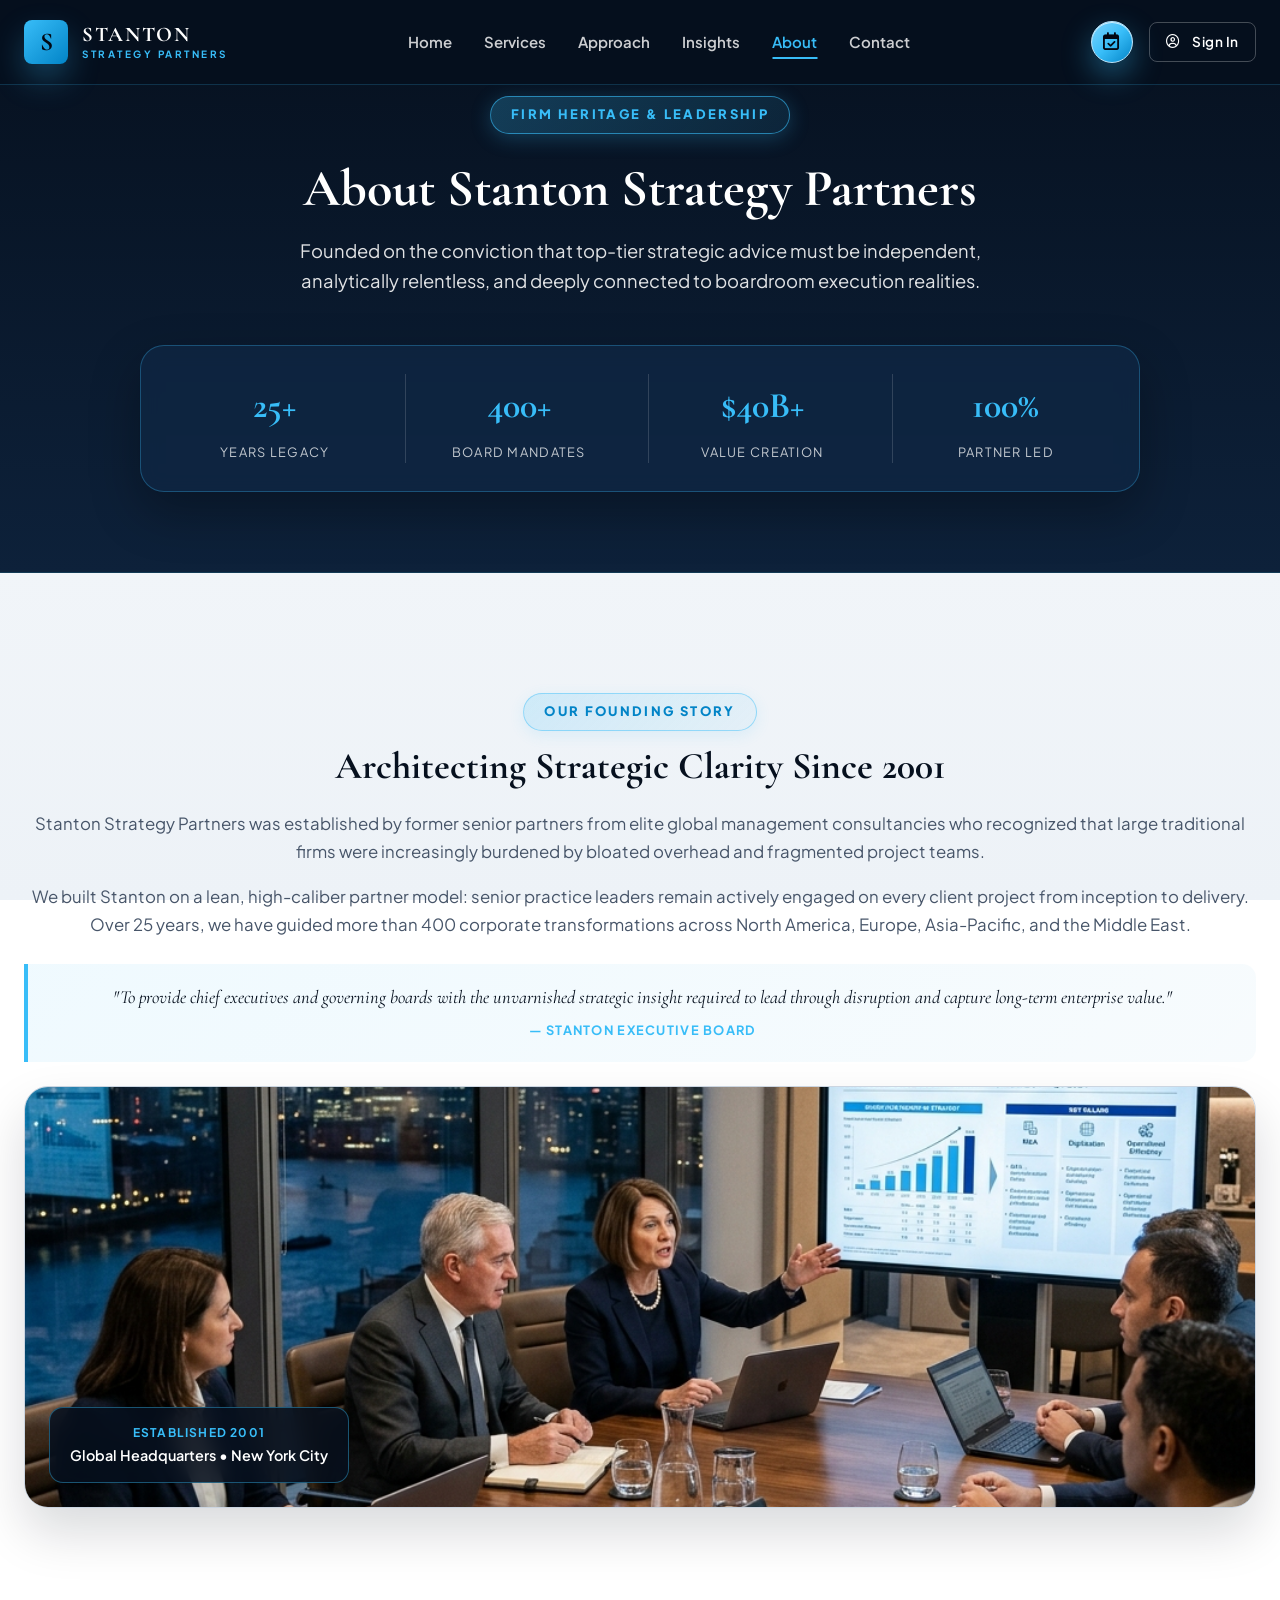
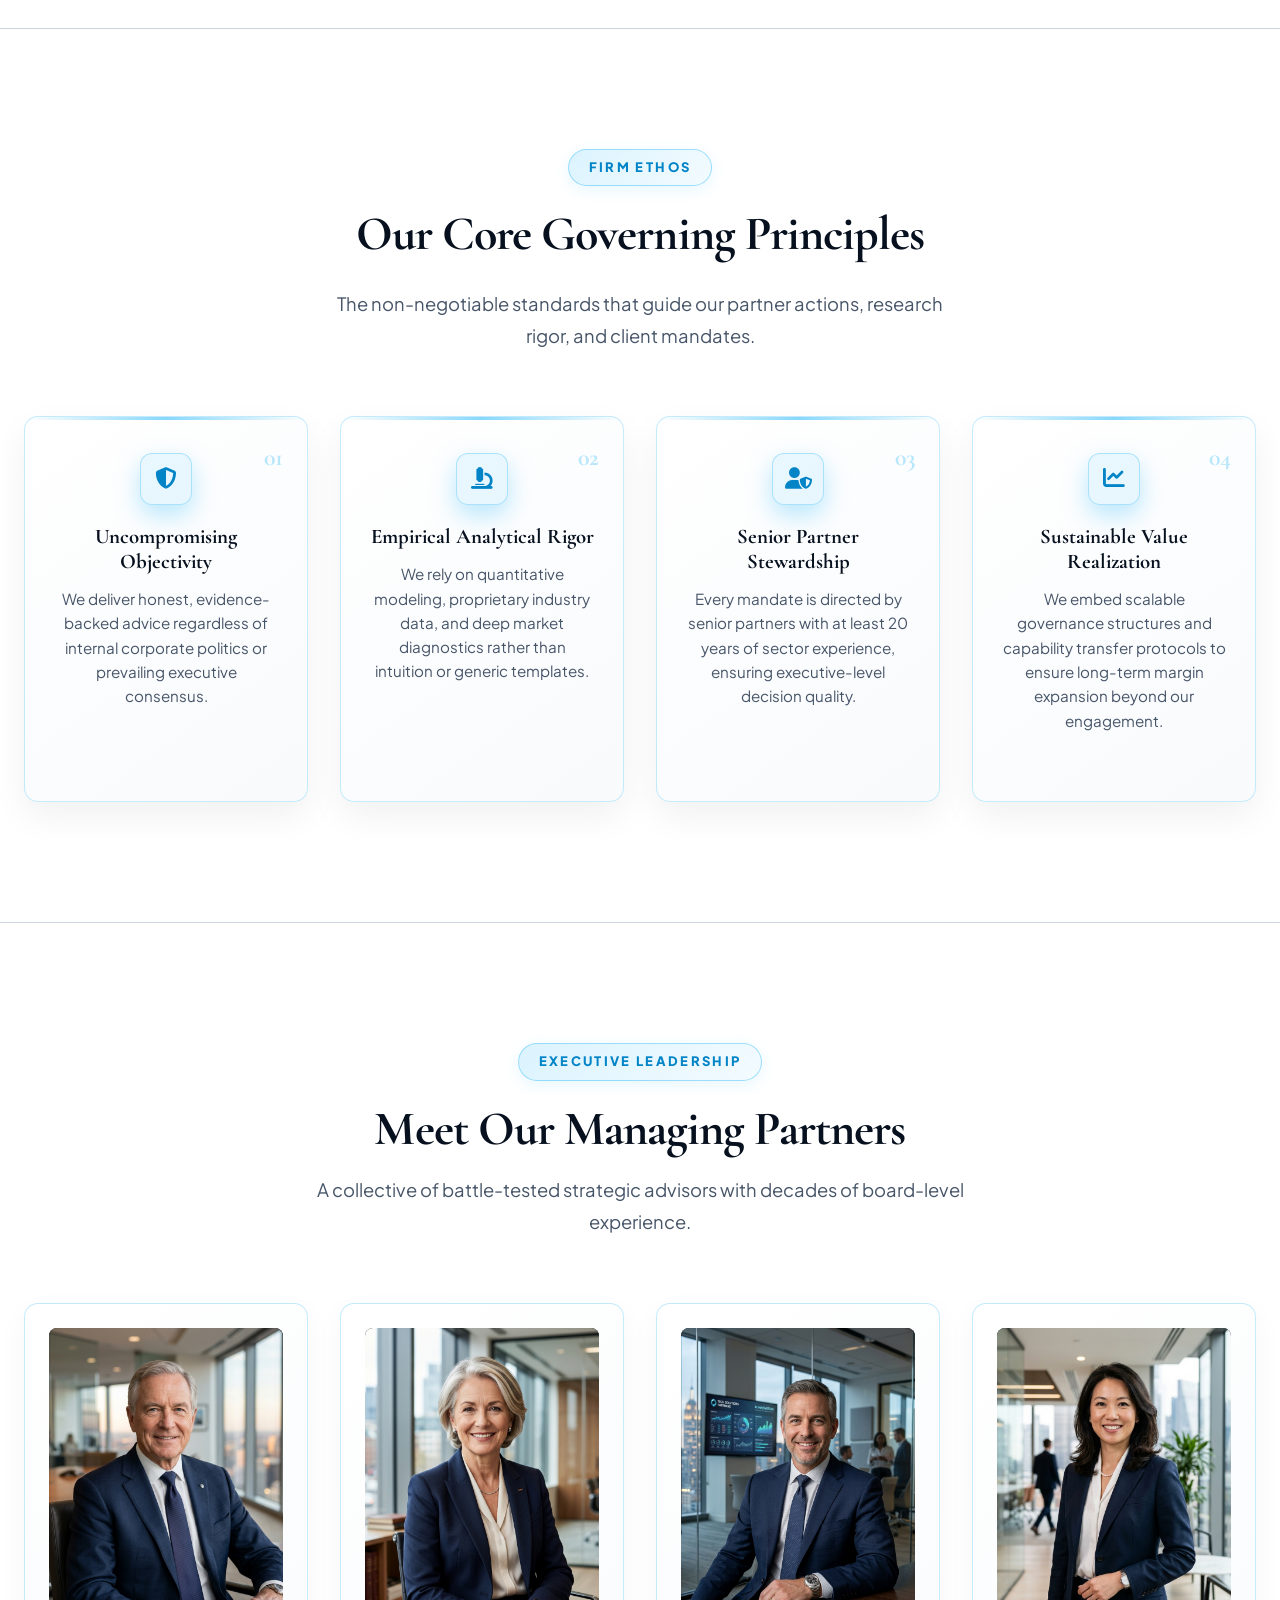
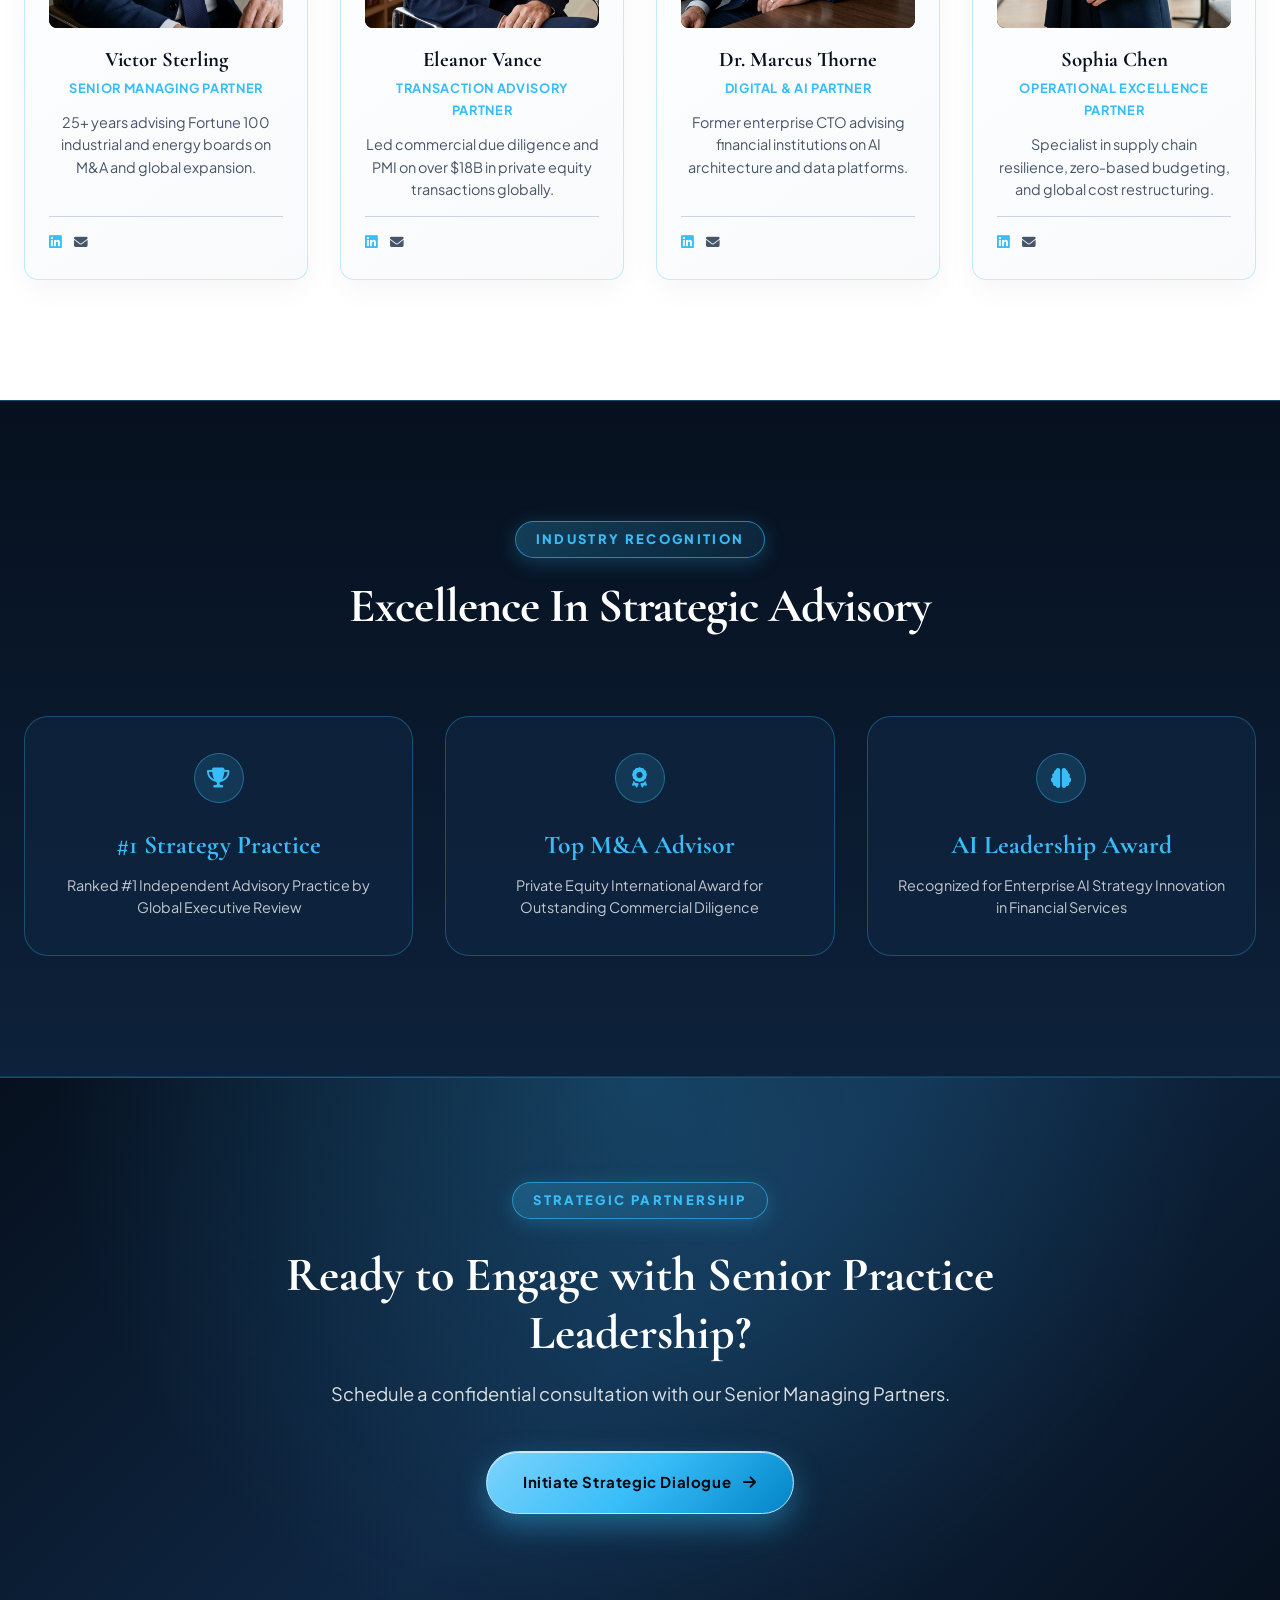
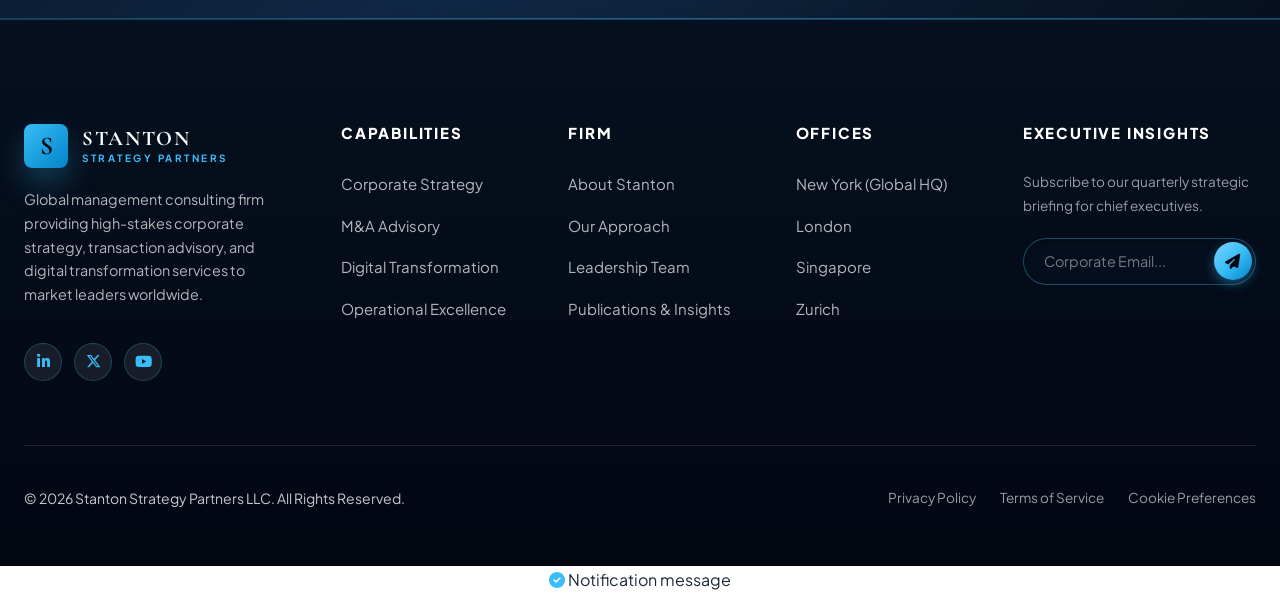
<file: about.html>
<!DOCTYPE html>
<html lang="en">
<head>
  <meta charset="UTF-8">
  <meta name="viewport" content="width=device-width, initial-scale=1.0">
  <title>About Stanton Strategy Partners | Leadership & Governance</title>
  <meta name="description" content="Learn about Stanton Strategy Partners' founding story, mission, executive leadership team, and core values advising Fortune 500 enterprises globally.">
  <link rel="icon" type="image/svg+xml" href="favicon.svg">
  
  <!-- FontAwesome Icons -->
  <link rel="stylesheet" href="https://cdnjs.cloudflare.com/ajax/libs/font-awesome/6.5.1/css/all.min.css">
  
  <!-- Google Fonts -->
  <link rel="preconnect" href="https://fonts.googleapis.com">
  <link rel="preconnect" href="https://fonts.gstatic.com" crossorigin>
  <link href="https://fonts.googleapis.com/css2?family=Cormorant+Garamond:ital,wght@0,500;0,600;0,700;1,400&family=Playfair+Display:ital,wght@0,500;0,600;0,700;1,400&family=Plus+Jakarta+Sans:wght@300;400;500;600;700&display=swap" rel="stylesheet">
  
  <!-- Master Stylesheet -->
  <link rel="stylesheet" href="style.css">
</head>
<body>

  <!-- Sticky Header Nav -->
  <header id="site-header" class="site-header">
    <div class="container nav-container">
      <a href="index.html" class="brand-logo" aria-label="Stanton Strategy Partners Home">
        <div class="logo-mark">S</div>
        <div class="brand-name">
          <span class="brand-title">STANTON</span>
          <span class="brand-subtitle">STRATEGY PARTNERS</span>
        </div>
      </a>

      <nav id="nav-menu" class="nav-menu" aria-label="Main Navigation">
        <ul class="nav-list" style="display: flex; gap: 2rem; align-items: center; list-style: none; padding: 0; margin: 0;">
          <li><a href="index.html" class="nav-link">Home</a></li>
          <li><a href="services.html" class="nav-link">Services</a></li>
          <li><a href="approach.html" class="nav-link">Approach</a></li>
          <li><a href="insights.html" class="nav-link">Insights</a></li>
          <li><a href="about.html" class="nav-link active">About</a></li>
          <li><a href="contact.html" class="nav-link">Contact</a></li>
        </ul>
        <div class="mobile-nav-actions">
          <a href="contact.html" class="btn btn-primary btn-sm"><i class="fa-regular fa-calendar-check" style="margin-right: 0.4rem;"></i> Request Consultation</a>
          <a href="signin.html" class="btn btn-nav-auth btn-sm" aria-label="Sign In"><i class="fa-regular fa-circle-user" style="margin-right: 0.35rem;"></i> Sign In</a>
        </div>
      </nav>

      <div class="nav-actions">
        <a href="contact.html" class="btn btn-primary btn-icon-only" title="Request Consultation" aria-label="Request Consultation"><i class="fa-regular fa-calendar-check"></i></a>
        <a href="signin.html" class="btn btn-nav-auth btn-sm" aria-label="Sign In"><i class="fa-regular fa-circle-user" style="margin-right: 0.35rem;"></i> Sign In</a>
        <button id="hamburger-toggle" class="hamburger" aria-label="Toggle Navigation Menu" aria-expanded="false">
          <span class="hamburger-line"></span>
          <span class="hamburger-line"></span>
          <span class="hamburger-line"></span>
        </button>
      </div>
    </div>
  </header>

  <main>
    <!-- Page Header -->
    <!-- Page Header Hero -->
    <section class="services-header" style="padding: 6rem 0 5rem 0; background: linear-gradient(180deg, #06101e 0%, #0d213a 100%); text-align: center; position: relative; border-bottom: 1px solid rgba(56, 189, 248, 0.25);">
      <div class="container">
        <span class="eyebrow light">Firm Heritage & Leadership</span>
        <h1 style="font-size: 3.25rem; font-family: var(--font-serif); margin: 0.75rem 0 1rem 0; color: #ffffff;">About Stanton Strategy Partners</h1>
        <p class="section-subtitle" style="color: rgba(255,255,255,0.88); max-width: 760px; margin: 0 auto 3rem auto; font-size: 1.15rem; line-height: 1.65;">
          Founded on the conviction that top-tier strategic advice must be independent, analytically relentless, and deeply connected to boardroom execution realities.
        </p>

        <!-- Hero Stats Bar -->
        <div class="about-hero-stats">
          <div class="about-hero-stat-item">
            <div class="stat-num">25+</div>
            <div class="stat-lbl">Years Legacy</div>
          </div>
          <div class="about-hero-stat-item">
            <div class="stat-num">400+</div>
            <div class="stat-lbl">Board Mandates</div>
          </div>
          <div class="about-hero-stat-item">
            <div class="stat-num">$40B+</div>
            <div class="stat-lbl">Value Creation</div>
          </div>
          <div class="about-hero-stat-item">
            <div class="stat-num">100%</div>
            <div class="stat-lbl">Partner Led</div>
          </div>
        </div>
      </div>
    </section>

    <!-- Firm Story & Mission Section -->
    <section class="section-padding">
      <div class="container">
        <div class="about-story-grid">
          <div class="reveal">
            <span class="eyebrow">Our Founding Story</span>
            <h2 style="font-size: 2.35rem; margin-bottom: 1.25rem; line-height: 1.25;">Architecting Strategic Clarity Since 2001</h2>
            <p style="color: var(--color-text-muted); font-size: 1.05rem; line-height: 1.7;">Stanton Strategy Partners was established by former senior partners from elite global management consultancies who recognized that large traditional firms were increasingly burdened by bloated overhead and fragmented project teams.</p>
            <p style="color: var(--color-text-muted); font-size: 1.05rem; line-height: 1.7;">We built Stanton on a lean, high-caliber partner model: senior practice leaders remain actively engaged on every client project from inception to delivery. Over 25 years, we have guided more than 400 corporate transformations across North America, Europe, Asia-Pacific, and the Middle East.</p>
            
            <div style="background: linear-gradient(135deg, rgba(56, 189, 248, 0.08) 0%, rgba(2, 132, 199, 0.03) 100%); border-left: 4px solid var(--color-accent); padding: 1.25rem 1.5rem; border-radius: 0 var(--radius-md) var(--radius-md) 0; margin: 1.5rem 0;">
              <p style="font-family: var(--font-serif); font-style: italic; font-size: 1.15rem; color: var(--color-primary); margin: 0; line-height: 1.5;">
                "To provide chief executives and governing boards with the unvarnished strategic insight required to lead through disruption and capture long-term enterprise value."
              </p>
              <div style="font-size: 0.8rem; font-weight: 700; color: var(--color-accent); text-transform: uppercase; letter-spacing: 0.1em; margin-top: 0.5rem;">— Stanton Executive Board</div>
            </div>
          </div>

          <div class="reveal" style="position: relative;">
            <div style="position: relative; border-radius: var(--radius-lg); overflow: hidden; box-shadow: 0 25px 50px rgba(6, 16, 30, 0.15); border: 1px solid var(--color-border);">
              <img src="assets/images/hero-boardroom.png" alt="Stanton Strategy Partners Boardroom" style="width: 100%; height: 420px; object-fit: cover;">
              <div style="position: absolute; bottom: 1.5rem; left: 1.5rem; background: rgba(6, 16, 30, 0.85); backdrop-filter: blur(10px); border: 1px solid rgba(56, 189, 248, 0.4); padding: 0.85rem 1.25rem; border-radius: var(--radius-md); color: var(--color-white);">
                <div style="font-size: 0.75rem; font-weight: 700; color: var(--color-accent); text-transform: uppercase; letter-spacing: 0.1em;">Established 2001</div>
                <div style="font-size: 0.9rem; font-weight: 600;">Global Headquarters • New York City</div>
              </div>
            </div>
          </div>
        </div>
      </div>
    </section>

    <!-- Values / Operating Principles Strip -->
    <section class="section-padding" style="background-color: var(--color-white); border-top: 1px solid var(--color-border); border-bottom: 1px solid var(--color-border);">
      <div class="container">
        <div class="section-header center reveal">
          <span class="eyebrow">Firm Ethos</span>
          <h2>Our Core Governing Principles</h2>
          <p class="section-subtitle" style="max-width: 640px; margin: 0.5rem auto 0 auto;">The non-negotiable standards that guide our partner actions, research rigor, and client mandates.</p>
        </div>

        <div class="services-grid principles-grid" style="margin-top: 3rem;">
          <div class="service-card reveal" style="position: relative; padding: 2.25rem 1.75rem;">
            <span style="position: absolute; top: 1.25rem; right: 1.5rem; font-family: var(--font-serif); font-size: 1.5rem; font-weight: 800; color: rgba(56, 189, 248, 0.35);">01</span>
            <div class="service-icon" style="width: 52px; height: 52px; border-radius: 12px; background: rgba(56, 189, 248, 0.1); border: 1px solid rgba(56, 189, 248, 0.35); color: #0284c7; display: flex; align-items: center; justify-content: center; font-size: 1.35rem; margin-bottom: 1.25rem;">
              <i class="fa-solid fa-shield-halved"></i>
            </div>
            <h3 style="font-size: 1.3rem; margin-bottom: 0.75rem;">Uncompromising Objectivity</h3>
            <p style="color: var(--color-text-muted); font-size: 0.95rem; line-height: 1.6;">We deliver honest, evidence-backed advice regardless of internal corporate politics or prevailing executive consensus.</p>
          </div>

          <div class="service-card reveal" style="position: relative; padding: 2.25rem 1.75rem;">
            <span style="position: absolute; top: 1.25rem; right: 1.5rem; font-family: var(--font-serif); font-size: 1.5rem; font-weight: 800; color: rgba(56, 189, 248, 0.35);">02</span>
            <div class="service-icon" style="width: 52px; height: 52px; border-radius: 12px; background: rgba(56, 189, 248, 0.1); border: 1px solid rgba(56, 189, 248, 0.35); color: #0284c7; display: flex; align-items: center; justify-content: center; font-size: 1.35rem; margin-bottom: 1.25rem;">
              <i class="fa-solid fa-microscope"></i>
            </div>
            <h3 style="font-size: 1.3rem; margin-bottom: 0.75rem;">Empirical Analytical Rigor</h3>
            <p style="color: var(--color-text-muted); font-size: 0.95rem; line-height: 1.6;">We rely on quantitative modeling, proprietary industry data, and deep market diagnostics rather than intuition or generic templates.</p>
          </div>

          <div class="service-card reveal" style="position: relative; padding: 2.25rem 1.75rem;">
            <span style="position: absolute; top: 1.25rem; right: 1.5rem; font-family: var(--font-serif); font-size: 1.5rem; font-weight: 800; color: rgba(56, 189, 248, 0.35);">03</span>
            <div class="service-icon" style="width: 52px; height: 52px; border-radius: 12px; background: rgba(56, 189, 248, 0.1); border: 1px solid rgba(56, 189, 248, 0.35); color: #0284c7; display: flex; align-items: center; justify-content: center; font-size: 1.35rem; margin-bottom: 1.25rem;">
              <i class="fa-solid fa-user-shield"></i>
            </div>
            <h3 style="font-size: 1.3rem; margin-bottom: 0.75rem;">Senior Partner Stewardship</h3>
            <p style="color: var(--color-text-muted); font-size: 0.95rem; line-height: 1.6;">Every mandate is directed by senior partners with at least 20 years of sector experience, ensuring executive-level decision quality.</p>
          </div>

          <div class="service-card reveal" style="position: relative; padding: 2.25rem 1.75rem;">
            <span style="position: absolute; top: 1.25rem; right: 1.5rem; font-family: var(--font-serif); font-size: 1.5rem; font-weight: 800; color: rgba(56, 189, 248, 0.35);">04</span>
            <div class="service-icon" style="width: 52px; height: 52px; border-radius: 12px; background: rgba(56, 189, 248, 0.1); border: 1px solid rgba(56, 189, 248, 0.35); color: #0284c7; display: flex; align-items: center; justify-content: center; font-size: 1.35rem; margin-bottom: 1.25rem;">
              <i class="fa-solid fa-chart-line"></i>
            </div>
            <h3 style="font-size: 1.3rem; margin-bottom: 0.75rem;">Sustainable Value Realization</h3>
            <p style="color: var(--color-text-muted); font-size: 0.95rem; line-height: 1.6;">We embed scalable governance structures and capability transfer protocols to ensure long-term margin expansion beyond our engagement.</p>
          </div>
        </div>
      </div>
    </section>

    <!-- Leadership Grid -->
    <section id="leadership" class="section-padding">
      <div class="container">
        <div class="section-header center reveal">
          <span class="eyebrow">Executive Leadership</span>
          <h2>Meet Our Managing Partners</h2>
          <p class="section-subtitle">A collective of battle-tested strategic advisors with decades of board-level experience.</p>
        </div>

        <div class="leadership-grid">
          <!-- Member 1 -->
          <div class="partner-card reveal">
            <div class="partner-img-wrapper">
              <img src="assets/images/partner_victor.png" alt="Victor Sterling, Senior Managing Partner">
            </div>
            <h3 style="font-size: 1.3rem; margin-bottom: 0.25rem;">Victor Sterling</h3>
            <div style="font-size: 0.8rem; font-weight: 700; color: var(--color-accent); text-transform: uppercase; letter-spacing: 0.05em; margin-bottom: 0.75rem;">Senior Managing Partner</div>
            <p style="font-size: 0.9rem; color: var(--color-text-muted); line-height: 1.55; margin-bottom: 1rem;">25+ years advising Fortune 100 industrial and energy boards on M&A and global expansion.</p>
            <div style="margin-top: auto; display: flex; align-items: center; gap: 0.75rem; border-top: 1px solid var(--color-border); padding-top: 0.75rem;">
              <a href="#" style="color: var(--color-accent); font-size: 0.9rem;" aria-label="Victor Sterling LinkedIn"><i class="fa-brands fa-linkedin"></i></a>
              <a href="mailto:v.sterling@stantonstrategy.com" style="color: var(--color-text-muted); font-size: 0.85rem;" aria-label="Email Victor Sterling"><i class="fa-solid fa-envelope"></i></a>
            </div>
          </div>

          <!-- Member 2 -->
          <div class="partner-card reveal">
            <div class="partner-img-wrapper">
              <img src="assets/images/partner_eleanor.png" alt="Eleanor Vance, Partner & Practice Leader">
            </div>
            <h3 style="font-size: 1.3rem; margin-bottom: 0.25rem;">Eleanor Vance</h3>
            <div style="font-size: 0.8rem; font-weight: 700; color: var(--color-accent); text-transform: uppercase; letter-spacing: 0.05em; margin-bottom: 0.75rem;">Transaction Advisory Partner</div>
            <p style="font-size: 0.9rem; color: var(--color-text-muted); line-height: 1.55; margin-bottom: 1rem;">Led commercial due diligence and PMI on over $18B in private equity transactions globally.</p>
            <div style="margin-top: auto; display: flex; align-items: center; gap: 0.75rem; border-top: 1px solid var(--color-border); padding-top: 0.75rem;">
              <a href="#" style="color: var(--color-accent); font-size: 0.9rem;" aria-label="Eleanor Vance LinkedIn"><i class="fa-brands fa-linkedin"></i></a>
              <a href="mailto:e.vance@stantonstrategy.com" style="color: var(--color-text-muted); font-size: 0.85rem;" aria-label="Email Eleanor Vance"><i class="fa-solid fa-envelope"></i></a>
            </div>
          </div>

          <!-- Member 3 -->
          <div class="partner-card reveal">
            <div class="partner-img-wrapper">
              <img src="assets/images/partner_marcus.png" alt="Dr. Marcus Thorne, Partner Tech & AI">
            </div>
            <h3 style="font-size: 1.3rem; margin-bottom: 0.25rem;">Dr. Marcus Thorne</h3>
            <div style="font-size: 0.8rem; font-weight: 700; color: var(--color-accent); text-transform: uppercase; letter-spacing: 0.05em; margin-bottom: 0.75rem;">Digital & AI Partner</div>
            <p style="font-size: 0.9rem; color: var(--color-text-muted); line-height: 1.55; margin-bottom: 1rem;">Former enterprise CTO advising financial institutions on AI architecture and data platforms.</p>
            <div style="margin-top: auto; display: flex; align-items: center; gap: 0.75rem; border-top: 1px solid var(--color-border); padding-top: 0.75rem;">
              <a href="#" style="color: var(--color-accent); font-size: 0.9rem;" aria-label="Dr. Marcus Thorne LinkedIn"><i class="fa-brands fa-linkedin"></i></a>
              <a href="mailto:m.thorne@stantonstrategy.com" style="color: var(--color-text-muted); font-size: 0.85rem;" aria-label="Email Dr. Marcus Thorne"><i class="fa-solid fa-envelope"></i></a>
            </div>
          </div>

          <!-- Member 4 -->
          <div class="partner-card reveal">
            <div class="partner-img-wrapper">
              <img src="assets/images/partner_sophia.png" alt="Sophia Chen, Partner Operational Excellence">
            </div>
            <h3 style="font-size: 1.3rem; margin-bottom: 0.25rem;">Sophia Chen</h3>
            <div style="font-size: 0.8rem; font-weight: 700; color: var(--color-accent); text-transform: uppercase; letter-spacing: 0.05em; margin-bottom: 0.75rem;">Operational Excellence Partner</div>
            <p style="font-size: 0.9rem; color: var(--color-text-muted); line-height: 1.55; margin-bottom: 1rem;">Specialist in supply chain resilience, zero-based budgeting, and global cost restructuring.</p>
            <div style="margin-top: auto; display: flex; align-items: center; gap: 0.75rem; border-top: 1px solid var(--color-border); padding-top: 0.75rem;">
              <a href="#" style="color: var(--color-accent); font-size: 0.9rem;" aria-label="Sophia Chen LinkedIn"><i class="fa-brands fa-linkedin"></i></a>
              <a href="mailto:s.chen@stantonstrategy.com" style="color: var(--color-text-muted); font-size: 0.85rem;" aria-label="Email Sophia Chen"><i class="fa-solid fa-envelope"></i></a>
            </div>
          </div>
        </div>
      </div>
    </section>

    <!-- Awards / Recognition Strip -->
    <section class="section-padding" style="background: linear-gradient(180deg, #06101e 0%, #0d213a 100%); color: var(--color-white); border-top: 1px solid rgba(56, 189, 248, 0.25); border-bottom: 1px solid rgba(56, 189, 248, 0.25);">
      <div class="container">
        <div class="section-header center reveal">
          <span class="eyebrow light">Industry Recognition</span>
          <h2 style="color: var(--color-white);">Excellence In Strategic Advisory</h2>
        </div>

        <div class="stat-grid" style="grid-template-columns: repeat(3, 1fr); gap: 2rem;">
          <div class="stat-item reveal" style="background: rgba(15, 39, 68, 0.6); border: 1px solid rgba(56, 189, 248, 0.3); border-radius: var(--radius-lg); padding: 2.25rem 1.75rem; text-align: center;">
            <div style="width: 50px; height: 50px; border-radius: 50%; background: rgba(56, 189, 248, 0.15); border: 1px solid rgba(56, 189, 248, 0.4); display: flex; align-items: center; justify-content: center; margin: 0 auto 1.25rem auto; color: var(--color-accent); font-size: 1.25rem;">
              <i class="fa-solid fa-trophy"></i>
            </div>
            <div style="font-family: var(--font-serif); font-size: 1.6rem; color: var(--color-accent); font-weight: 700; margin-bottom: 0.5rem;">#1 Strategy Practice</div>
            <div style="font-size: 0.9rem; color: rgba(255,255,255,0.75); line-height: 1.5;">Ranked #1 Independent Advisory Practice by Global Executive Review</div>
          </div>

          <div class="stat-item reveal" style="background: rgba(15, 39, 68, 0.6); border: 1px solid rgba(56, 189, 248, 0.3); border-radius: var(--radius-lg); padding: 2.25rem 1.75rem; text-align: center;">
            <div style="width: 50px; height: 50px; border-radius: 50%; background: rgba(56, 189, 248, 0.15); border: 1px solid rgba(56, 189, 248, 0.4); display: flex; align-items: center; justify-content: center; margin: 0 auto 1.25rem auto; color: var(--color-accent); font-size: 1.25rem;">
              <i class="fa-solid fa-award"></i>
            </div>
            <div style="font-family: var(--font-serif); font-size: 1.6rem; color: var(--color-accent); font-weight: 700; margin-bottom: 0.5rem;">Top M&A Advisor</div>
            <div style="font-size: 0.9rem; color: rgba(255,255,255,0.75); line-height: 1.5;">Private Equity International Award for Outstanding Commercial Diligence</div>
          </div>

          <div class="stat-item reveal" style="background: rgba(15, 39, 68, 0.6); border: 1px solid rgba(56, 189, 248, 0.3); border-radius: var(--radius-lg); padding: 2.25rem 1.75rem; text-align: center;">
            <div style="width: 50px; height: 50px; border-radius: 50%; background: rgba(56, 189, 248, 0.15); border: 1px solid rgba(56, 189, 248, 0.4); display: flex; align-items: center; justify-content: center; margin: 0 auto 1.25rem auto; color: var(--color-accent); font-size: 1.25rem;">
              <i class="fa-solid fa-brain"></i>
            </div>
            <div style="font-family: var(--font-serif); font-size: 1.6rem; color: var(--color-accent); font-weight: 700; margin-bottom: 0.5rem;">AI Leadership Award</div>
            <div style="font-size: 0.9rem; color: rgba(255,255,255,0.75); line-height: 1.5;">Recognized for Enterprise AI Strategy Innovation in Financial Services</div>
          </div>
        </div>
      </div>
    </section>
      </div>
    </section>

    <!-- CTA Banner -->
    <section class="cta-banner">
      <div class="container">
        <div class="cta-content reveal">
          <span class="eyebrow light">Strategic Partnership</span>
          <h2>Ready to Engage with Senior Practice Leadership?</h2>
          <p>Schedule a confidential consultation with our Senior Managing Partners.</p>
          <a href="contact.html" class="btn btn-primary">Initiate Strategic Dialogue <i class="fa-solid fa-arrow-right"></i></a>
        </div>
      </div>
    </section>
  </main>

  <!-- Footer Component -->
  <footer class="site-footer">
    <div class="container">
      <div class="footer-grid">
        <div class="footer-brand">
          <a href="index.html" class="brand-logo" aria-label="Stanton Strategy Partners">
            <div class="logo-mark">S</div>
            <div class="brand-name">
              <span class="brand-title">STANTON</span>
              <span class="brand-subtitle">STRATEGY PARTNERS</span>
            </div>
          </a>
          <p>Global management consulting firm providing high-stakes corporate strategy, transaction advisory, and digital transformation services to market leaders worldwide.</p>
          <div class="social-links" style="margin-top: 1.25rem;">
            <a href="#" class="social-link" aria-label="LinkedIn"><i class="fa-brands fa-linkedin-in"></i></a>
            <a href="#" class="social-link" aria-label="Twitter X"><i class="fa-brands fa-x-twitter"></i></a>
            <a href="#" class="social-link" aria-label="YouTube"><i class="fa-brands fa-youtube"></i></a>
          </div>
        </div>

        <div class="footer-col">
          <h4>Capabilities</h4>
          <ul class="footer-links">
            <li><a href="services.html#corporate-strategy">Corporate Strategy</a></li>
            <li><a href="services.html#ma-advisory">M&A Advisory</a></li>
            <li><a href="services.html#digital-transformation">Digital Transformation</a></li>
            <li><a href="services.html#operational-excellence">Operational Excellence</a></li>
          </ul>
        </div>

        <div class="footer-col">
          <h4>Firm</h4>
          <ul class="footer-links">
            <li><a href="about.html">About Stanton</a></li>
            <li><a href="approach.html">Our Approach</a></li>
            <li><a href="about.html#leadership">Leadership Team</a></li>
            <li><a href="insights.html">Publications & Insights</a></li>
          </ul>
        </div>

        <div class="footer-col">
          <h4>Offices</h4>
          <ul class="footer-links">
            <li><a href="contact.html">New York (Global HQ)</a></li>
            <li><a href="contact.html">London</a></li>
            <li><a href="contact.html">Singapore</a></li>
            <li><a href="contact.html">Zurich</a></li>
          </ul>
        </div>

        <div class="footer-col">
          <h4>Executive Insights</h4>
          <p style="font-size: 0.85rem; color: rgba(255,255,255,0.6); margin-bottom: 0.75rem;">Subscribe to our quarterly strategic briefing for chief executives.</p>
          <form class="newsletter-form">
            <input type="email" class="newsletter-input" placeholder="Corporate Email..." required>
            <button type="submit" class="btn btn-primary btn-sm"><i class="fa-solid fa-paper-plane"></i></button>
          </form>
        </div>
      </div>

      <div class="footer-bottom">
        <div>&copy; 2026 Stanton Strategy Partners LLC. All Rights Reserved.</div>
        <div class="footer-legal-links">
          <a href="contact.html">Privacy Policy</a>
          <a href="contact.html">Terms of Service</a>
          <a href="contact.html">Cookie Preferences</a>
        </div>
      </div>
    </div>
  </footer>

  <!-- Floating Back to Top Button -->
  <a href="#" id="back-to-top" aria-label="Back to top">
    <i class="fa-solid fa-arrow-up"></i>
  </a>

  <!-- Toast Notification Container -->
  <div id="toast-message" class="toast-message">
    <i class="fa-solid fa-circle-check" style="color: var(--color-accent);"></i>
    <span class="toast-text">Notification message</span>
  </div>

  <!-- jQuery & Script -->
  <script src="https://code.jquery.com/jquery-3.7.1.min.js"></script>
  <script src="script.js"></script>
</body>
</html>
</file>
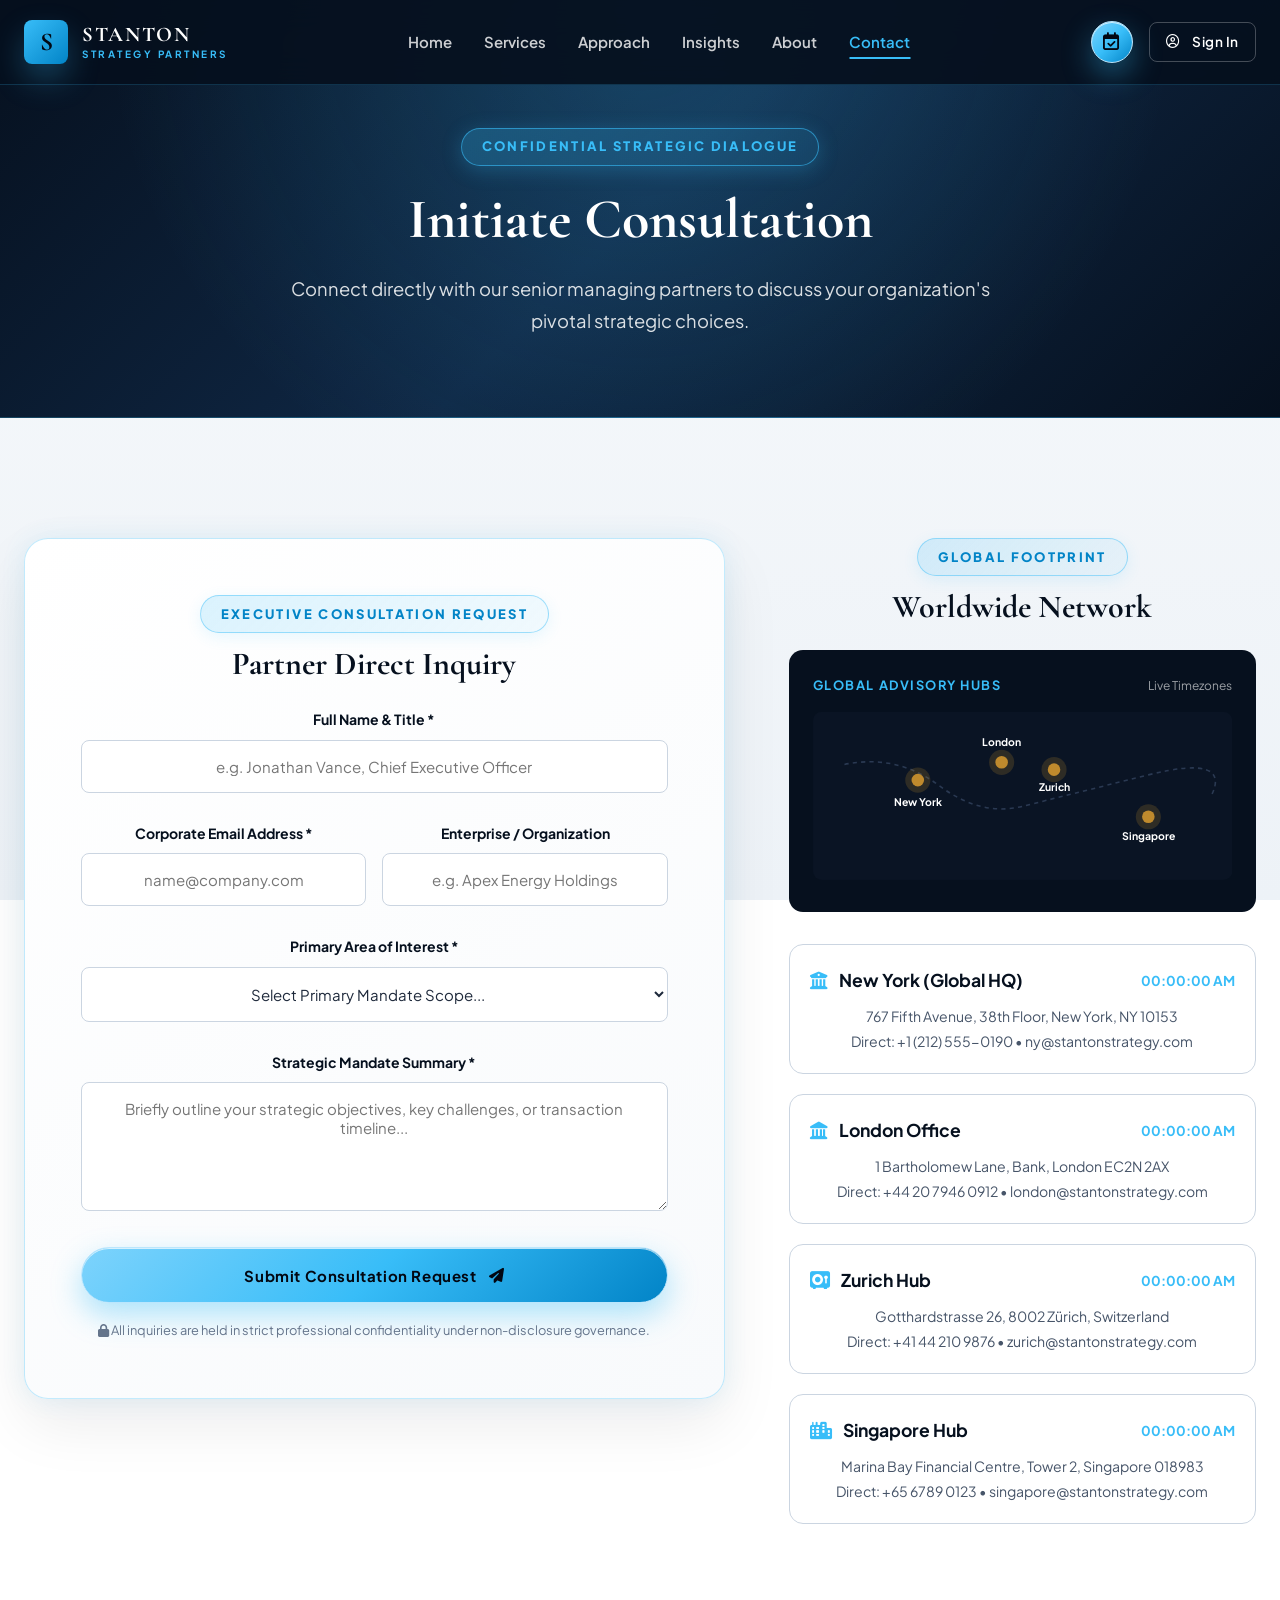
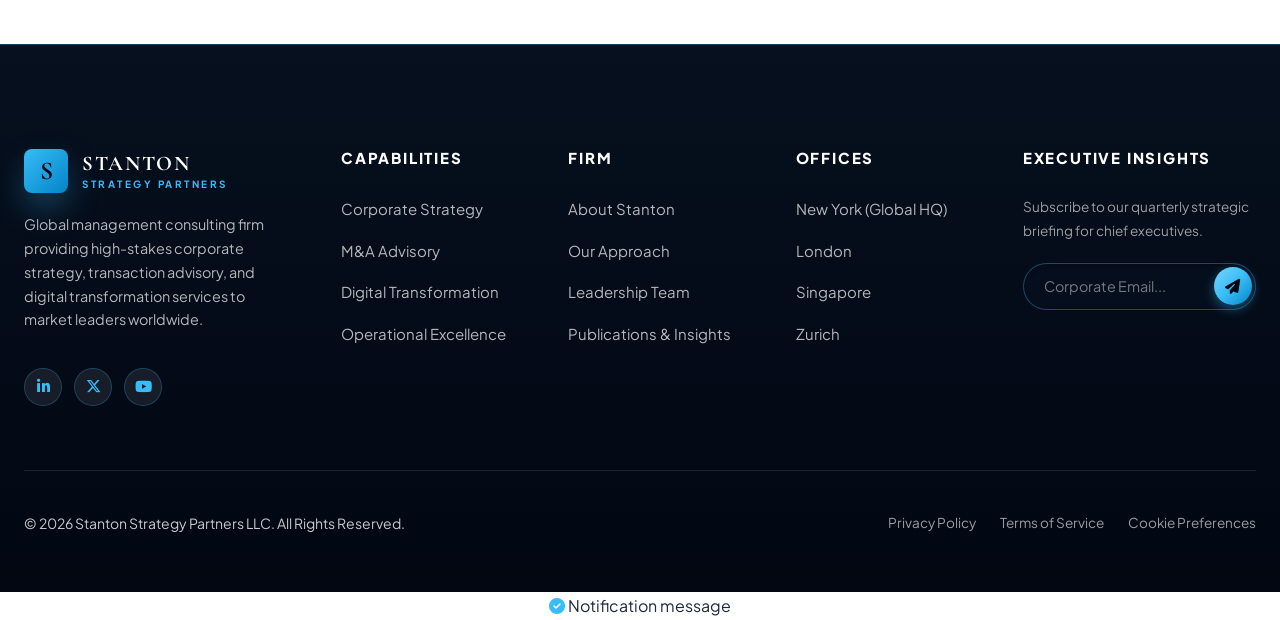
<file: contact.html>
<!DOCTYPE html>
<html lang="en">
<head>
  <meta charset="UTF-8">
  <meta name="viewport" content="width=device-width, initial-scale=1.0">
  <title>Contact & Global Offices | Stanton Strategy Partners</title>
  <meta name="description" content="Initiate a confidential strategic consultation with senior partners at Stanton Strategy Partners across New York, London, Singapore, and Zurich.">
  <link rel="icon" type="image/svg+xml" href="favicon.svg">
  
  <!-- FontAwesome Icons -->
  <link rel="stylesheet" href="https://cdnjs.cloudflare.com/ajax/libs/font-awesome/6.5.1/css/all.min.css">
  
  <!-- Google Fonts -->
  <link rel="preconnect" href="https://fonts.googleapis.com">
  <link rel="preconnect" href="https://fonts.gstatic.com" crossorigin>
  <link href="https://fonts.googleapis.com/css2?family=Cormorant+Garamond:ital,wght@0,500;0,600;0,700;1,400&family=Playfair+Display:ital,wght@0,500;0,600;0,700;1,400&family=Plus+Jakarta+Sans:wght@300;400;500;600;700&display=swap" rel="stylesheet">
  
  <!-- Master Stylesheet -->
  <link rel="stylesheet" href="style.css">
</head>
<body>

  <!-- Sticky Header Nav -->
  <header id="site-header" class="site-header">
    <div class="container nav-container">
      <a href="index.html" class="brand-logo" aria-label="Stanton Strategy Partners Home">
        <div class="logo-mark">S</div>
        <div class="brand-name">
          <span class="brand-title">STANTON</span>
          <span class="brand-subtitle">STRATEGY PARTNERS</span>
        </div>
      </a>

      <nav id="nav-menu" class="nav-menu" aria-label="Main Navigation">
        <ul class="nav-list" style="display: flex; gap: 2rem; align-items: center; list-style: none; padding: 0; margin: 0;">
          <li><a href="index.html" class="nav-link">Home</a></li>
          <li><a href="services.html" class="nav-link">Services</a></li>
          <li><a href="approach.html" class="nav-link">Approach</a></li>
          <li><a href="insights.html" class="nav-link">Insights</a></li>
          <li><a href="about.html" class="nav-link">About</a></li>
          <li><a href="contact.html" class="nav-link active">Contact</a></li>
        </ul>
        <div class="mobile-nav-actions">
          <a href="contact.html" class="btn btn-primary btn-sm"><i class="fa-regular fa-calendar-check" style="margin-right: 0.4rem;"></i> Request Consultation</a>
          <a href="signin.html" class="btn btn-nav-auth btn-sm" aria-label="Sign In"><i class="fa-regular fa-circle-user" style="margin-right: 0.35rem;"></i> Sign In</a>
        </div>
      </nav>

      <div class="nav-actions">
        <a href="contact.html" class="btn btn-primary btn-icon-only" title="Request Consultation" aria-label="Request Consultation"><i class="fa-regular fa-calendar-check"></i></a>
        <a href="signin.html" class="btn btn-nav-auth btn-sm" aria-label="Sign In"><i class="fa-regular fa-circle-user" style="margin-right: 0.35rem;"></i> Sign In</a>
        <button id="hamburger-toggle" class="hamburger" aria-label="Toggle Navigation Menu" aria-expanded="false">
          <span class="hamburger-line"></span>
          <span class="hamburger-line"></span>
          <span class="hamburger-line"></span>
        </button>
      </div>
    </div>
  </header>

  <main>
    <!-- Page Header -->
    <section class="services-header">
      <div class="container">
        <span class="eyebrow light">Confidential Strategic Dialogue</span>
        <h1>Initiate Consultation</h1>
        <p class="section-subtitle" style="color: rgba(255,255,255,0.85); max-width: 720px;">
          Connect directly with our senior managing partners to discuss your organization's pivotal strategic choices.
        </p>
      </div>
    </section>

    <!-- Main Contact Grid -->
    <section class="section-padding">
      <div class="container">
        <div class="contact-grid">
          <!-- Client-Side Validated Consultation Form -->
          <div class="contact-form-card reveal">
            <span class="eyebrow">Executive Consultation Request</span>
            <h2 style="font-size: 2rem; margin-bottom: 1.5rem;">Partner Direct Inquiry</h2>

            <form id="contact-form" novalidate>
              <div class="form-group">
                <label for="contact-name" class="form-label">Full Name & Title *</label>
                <input type="text" id="contact-name" class="form-control" placeholder="e.g. Jonathan Vance, Chief Executive Officer">
                <div id="name-error" class="error-message"><i class="fa-solid fa-triangle-exclamation"></i> Please enter your full name and corporate title.</div>
              </div>

              <div style="display: grid; grid-template-columns: 1fr 1fr; gap: 1rem;">
                <div class="form-group">
                  <label for="contact-email" class="form-label">Corporate Email Address *</label>
                  <input type="email" id="contact-email" class="form-control" placeholder="name@company.com">
                  <div id="email-error" class="error-message"><i class="fa-solid fa-triangle-exclamation"></i> Valid corporate email required.</div>
                </div>

                <div class="form-group">
                  <label for="contact-company" class="form-label">Enterprise / Organization</label>
                  <input type="text" id="contact-company" class="form-control" placeholder="e.g. Apex Energy Holdings">
                </div>
              </div>

              <div class="form-group">
                <label for="contact-interest" class="form-label">Primary Area of Interest *</label>
                <select id="contact-interest" class="form-control">
                  <option value="">Select Primary Mandate Scope...</option>
                  <option value="corporate-strategy">Corporate Strategy & Portfolio Allocation</option>
                  <option value="ma-advisory">M&A Transaction Advisory & Due Diligence</option>
                  <option value="digital-transformation">Digital & Enterprise AI Transformation</option>
                  <option value="operational-excellence">Operational Excellence & Margin Expansion</option>
                  <option value="board-advisory">Boardroom Governance & Risk Audit</option>
                </select>
                <div id="interest-error" class="error-message"><i class="fa-solid fa-triangle-exclamation"></i> Please select a practice area of interest.</div>
              </div>

              <div class="form-group">
                <label for="contact-message" class="form-label">Strategic Mandate Summary *</label>
                <textarea id="contact-message" class="form-control" rows="5" placeholder="Briefly outline your strategic objectives, key challenges, or transaction timeline..."></textarea>
                <div id="message-error" class="error-message"><i class="fa-solid fa-triangle-exclamation"></i> Please provide a message summary (min. 10 characters).</div>
              </div>

              <button type="submit" class="btn btn-primary" style="width: 100%;">Submit Consultation Request <i class="fa-solid fa-paper-plane"></i></button>
              <p style="font-size: 0.8rem; color: var(--color-text-light); text-align: center; margin-top: 1rem;">
                <i class="fa-solid fa-lock"></i> All inquiries are held in strict professional confidentiality under non-disclosure governance.
              </p>
            </form>
          </div>

          <!-- Office Locations & Live Clocks -->
          <div class="reveal">
            <span class="eyebrow">Global Footprint</span>
            <h2 style="font-size: 2rem; margin-bottom: 1.5rem;">Worldwide Network</h2>

            <!-- Custom Interactive World Map SVG Visualization -->
            <div style="background-color: var(--color-primary); border-radius: var(--radius-md); padding: 1.5rem; color: var(--color-white); margin-bottom: 2rem;">
              <div style="display: flex; justify-content: space-between; align-items: center; margin-bottom: 1rem;">
                <span style="font-size: 0.8rem; font-weight: 700; text-transform: uppercase; letter-spacing: 0.12em; color: var(--color-accent);">Global Advisory Hubs</span>
                <span style="font-size: 0.75rem; color: rgba(255,255,255,0.6);">Live Timezones</span>
              </div>

              <svg viewBox="0 0 400 160" style="width: 100%; height: auto;">
                <rect width="400" height="160" rx="8" fill="#0A1424"/>
                <path d="M 30 50 Q 80 40 120 70 T 200 90 T 320 60 T 380 80" fill="none" stroke="#2A3952" stroke-width="1.5" stroke-dasharray="4,4"/>
                
                <circle cx="100" cy="65" r="6" fill="#C08A2E"/>
                <circle cx="100" cy="65" r="12" fill="rgba(192, 138, 46, 0.2)"/>
                <text x="100" y="90" font-family="Plus Jakarta Sans" font-size="10" fill="#FFFFFF" font-weight="700" text-anchor="middle">New York</text>

                <circle cx="180" cy="48" r="6" fill="#C08A2E"/>
                <circle cx="180" cy="48" r="12" fill="rgba(192, 138, 46, 0.2)"/>
                <text x="180" y="32" font-family="Plus Jakarta Sans" font-size="10" fill="#FFFFFF" font-weight="700" text-anchor="middle">London</text>

                <circle cx="230" cy="55" r="6" fill="#C08A2E"/>
                <circle cx="230" cy="55" r="12" fill="rgba(192, 138, 46, 0.2)"/>
                <text x="230" y="75" font-family="Plus Jakarta Sans" font-size="10" fill="#FFFFFF" font-weight="700" text-anchor="middle">Zurich</text>

                <circle cx="320" cy="100" r="6" fill="#C08A2E"/>
                <circle cx="320" cy="100" r="12" fill="rgba(192, 138, 46, 0.2)"/>
                <text x="320" y="122" font-family="Plus Jakarta Sans" font-size="10" fill="#FFFFFF" font-weight="700" text-anchor="middle">Singapore</text>
              </svg>
            </div>

            <!-- Location Cards with Live Timezone Clocks -->
            <div style="display: flex; flex-direction: column; gap: 1.25rem;">
              <div style="background-color: var(--color-white); border: 1px solid var(--color-border); padding: 1.25rem; border-radius: var(--radius-md);">
                <div style="display: flex; justify-content: space-between; align-items: center;">
                  <div style="font-weight: 700; color: var(--color-primary); font-size: 1.1rem;"><i class="fa-solid fa-building-columns" style="color: var(--color-accent); margin-right: 0.5rem;"></i> New York (Global HQ)</div>
                  <span id="ny-clock" style="font-size: 0.85rem; font-weight: 700; color: var(--color-accent);">00:00:00 AM</span>
                </div>
                <p style="font-size: 0.88rem; color: var(--color-text-muted); margin: 0.5rem 0 0 0;">
                  767 Fifth Avenue, 38th Floor, New York, NY 10153<br>
                  Direct: +1 (212) 555-0190 • ny@stantonstrategy.com
                </p>
              </div>

              <div style="background-color: var(--color-white); border: 1px solid var(--color-border); padding: 1.25rem; border-radius: var(--radius-md);">
                <div style="display: flex; justify-content: space-between; align-items: center;">
                  <div style="font-weight: 700; color: var(--color-primary); font-size: 1.1rem;"><i class="fa-solid fa-landmark" style="color: var(--color-accent); margin-right: 0.5rem;"></i> London Office</div>
                  <span id="london-clock" style="font-size: 0.85rem; font-weight: 700; color: var(--color-accent);">00:00:00 AM</span>
                </div>
                <p style="font-size: 0.88rem; color: var(--color-text-muted); margin: 0.5rem 0 0 0;">
                  1 Bartholomew Lane, Bank, London EC2N 2AX<br>
                  Direct: +44 20 7946 0912 • london@stantonstrategy.com
                </p>
              </div>

              <div style="background-color: var(--color-white); border: 1px solid var(--color-border); padding: 1.25rem; border-radius: var(--radius-md);">
                <div style="display: flex; justify-content: space-between; align-items: center;">
                  <div style="font-weight: 700; color: var(--color-primary); font-size: 1.1rem;"><i class="fa-solid fa-vault" style="color: var(--color-accent); margin-right: 0.5rem;"></i> Zurich Hub</div>
                  <span id="zurich-clock" style="font-size: 0.85rem; font-weight: 700; color: var(--color-accent);">00:00:00 AM</span>
                </div>
                <p style="font-size: 0.88rem; color: var(--color-text-muted); margin: 0.5rem 0 0 0;">
                  Gotthardstrasse 26, 8002 Zürich, Switzerland<br>
                  Direct: +41 44 210 9876 • zurich@stantonstrategy.com
                </p>
              </div>

              <div style="background-color: var(--color-white); border: 1px solid var(--color-border); padding: 1.25rem; border-radius: var(--radius-md);">
                <div style="display: flex; justify-content: space-between; align-items: center;">
                  <div style="font-weight: 700; color: var(--color-primary); font-size: 1.1rem;"><i class="fa-solid fa-city" style="color: var(--color-accent); margin-right: 0.5rem;"></i> Singapore Hub</div>
                  <span id="singapore-clock" style="font-size: 0.85rem; font-weight: 700; color: var(--color-accent);">00:00:00 AM</span>
                </div>
                <p style="font-size: 0.88rem; color: var(--color-text-muted); margin: 0.5rem 0 0 0;">
                  Marina Bay Financial Centre, Tower 2, Singapore 018983<br>
                  Direct: +65 6789 0123 • singapore@stantonstrategy.com
                </p>
              </div>
            </div>
          </div>
        </div>
      </div>
    </section>
  </main>

  <!-- Footer Component -->
  <footer class="site-footer">
    <div class="container">
      <div class="footer-grid">
        <div class="footer-brand">
          <a href="index.html" class="brand-logo" aria-label="Stanton Strategy Partners">
            <div class="logo-mark">S</div>
            <div class="brand-name">
              <span class="brand-title">STANTON</span>
              <span class="brand-subtitle">STRATEGY PARTNERS</span>
            </div>
          </a>
          <p>Global management consulting firm providing high-stakes corporate strategy, transaction advisory, and digital transformation services to market leaders worldwide.</p>
          <div class="social-links" style="margin-top: 1.25rem;">
            <a href="#" class="social-link" aria-label="LinkedIn"><i class="fa-brands fa-linkedin-in"></i></a>
            <a href="#" class="social-link" aria-label="Twitter X"><i class="fa-brands fa-x-twitter"></i></a>
            <a href="#" class="social-link" aria-label="YouTube"><i class="fa-brands fa-youtube"></i></a>
          </div>
        </div>

        <div class="footer-col">
          <h4>Capabilities</h4>
          <ul class="footer-links">
            <li><a href="services.html#corporate-strategy">Corporate Strategy</a></li>
            <li><a href="services.html#ma-advisory">M&A Advisory</a></li>
            <li><a href="services.html#digital-transformation">Digital Transformation</a></li>
            <li><a href="services.html#operational-excellence">Operational Excellence</a></li>
          </ul>
        </div>

        <div class="footer-col">
          <h4>Firm</h4>
          <ul class="footer-links">
            <li><a href="about.html">About Stanton</a></li>
            <li><a href="approach.html">Our Approach</a></li>
            <li><a href="about.html#leadership">Leadership Team</a></li>
            <li><a href="insights.html">Publications & Insights</a></li>
          </ul>
        </div>

        <div class="footer-col">
          <h4>Offices</h4>
          <ul class="footer-links">
            <li><a href="contact.html">New York (Global HQ)</a></li>
            <li><a href="contact.html">London</a></li>
            <li><a href="contact.html">Singapore</a></li>
            <li><a href="contact.html">Zurich</a></li>
          </ul>
        </div>

        <div class="footer-col">
          <h4>Executive Insights</h4>
          <p style="font-size: 0.85rem; color: rgba(255,255,255,0.6); margin-bottom: 0.75rem;">Subscribe to our quarterly strategic briefing for chief executives.</p>
          <form class="newsletter-form">
            <input type="email" class="newsletter-input" placeholder="Corporate Email..." required>
            <button type="submit" class="btn btn-primary btn-sm"><i class="fa-solid fa-paper-plane"></i></button>
          </form>
        </div>
      </div>

      <div class="footer-bottom">
        <div>&copy; 2026 Stanton Strategy Partners LLC. All Rights Reserved.</div>
        <div class="footer-legal-links">
          <a href="contact.html">Privacy Policy</a>
          <a href="contact.html">Terms of Service</a>
          <a href="contact.html">Cookie Preferences</a>
        </div>
      </div>
    </div>
  </footer>

  <!-- Floating Back to Top Button -->
  <a href="#" id="back-to-top" aria-label="Back to top">
    <i class="fa-solid fa-arrow-up"></i>
  </a>

  <!-- Toast Notification Container -->
  <div id="toast-message" class="toast-message">
    <i class="fa-solid fa-circle-check" style="color: var(--color-accent);"></i>
    <span class="toast-text">Notification message</span>
  </div>

  <!-- jQuery & Script -->
  <script src="https://code.jquery.com/jquery-3.7.1.min.js"></script>
  <script src="script.js"></script>
</body>
</html>
</file>
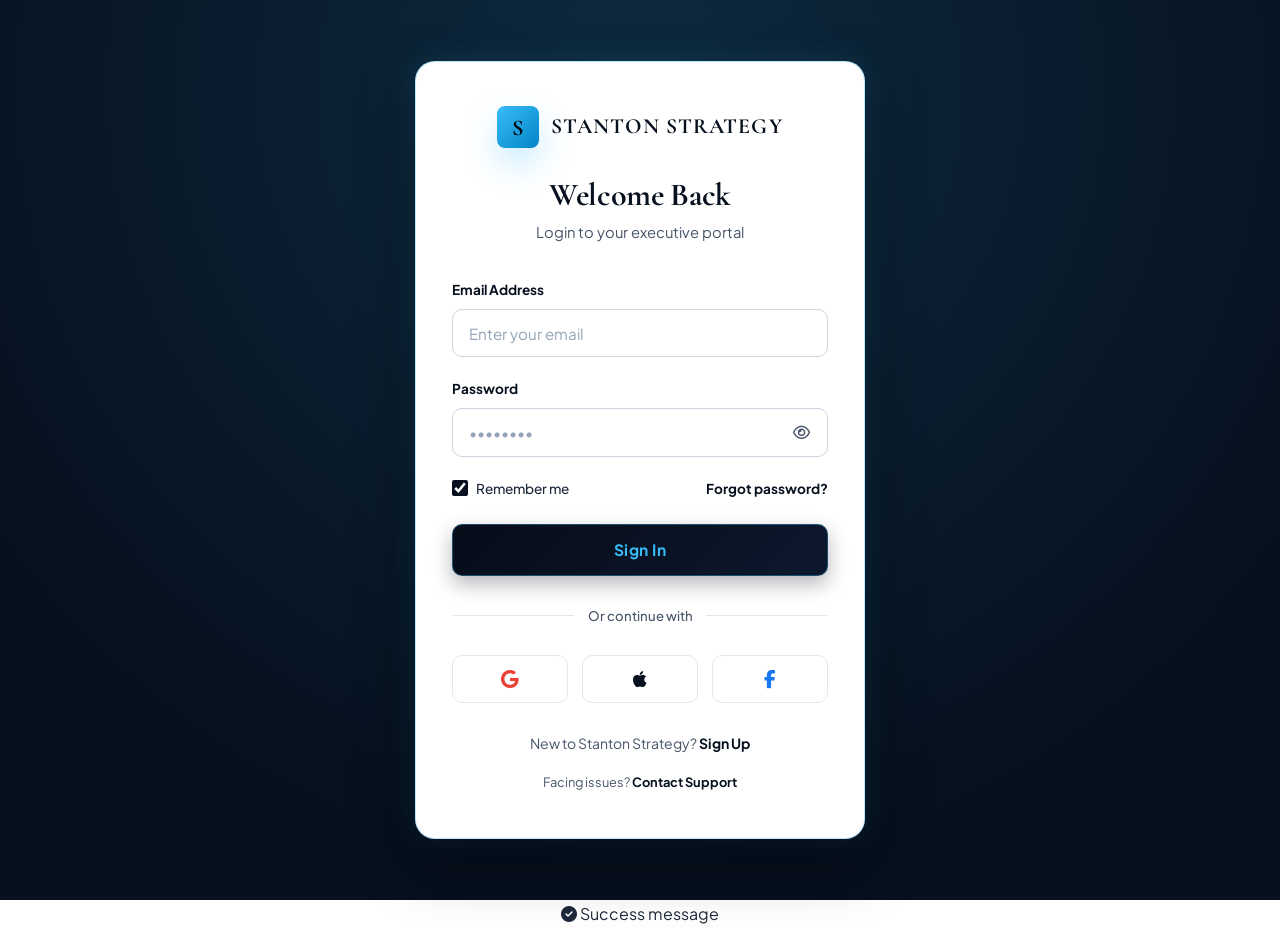
<file: signin.html>
<!DOCTYPE html>
<html lang="en">
<head>
  <meta charset="UTF-8">
  <meta name="viewport" content="width=device-width, initial-scale=1.0">
  <title>Sign In | Stanton Strategy Partners Executive Portal</title>
  <meta name="description" content="Access your Stanton Strategy Partners executive consulting portal, strategy reports, and advisory workspace.">
  <link rel="icon" type="image/svg+xml" href="favicon.svg">
  
  <!-- FontAwesome Icons -->
  <link rel="stylesheet" href="https://cdnjs.cloudflare.com/ajax/libs/font-awesome/6.5.1/css/all.min.css">
  
  <!-- Google Fonts -->
  <link rel="preconnect" href="https://fonts.googleapis.com">
  <link rel="preconnect" href="https://fonts.gstatic.com" crossorigin>
  <link href="https://fonts.googleapis.com/css2?family=Cormorant+Garamond:ital,wght@0,600;0,700;1,400&family=Plus+Jakarta+Sans:wght@400;500;600;700;800&display=swap" rel="stylesheet">
  
  <!-- Master Stylesheet -->
  <link rel="stylesheet" href="style.css">
</head>
<body>

  <!-- Sign In Page Layout -->
  <div class="auth-page-wrapper">
    <div class="auth-card reveal active">
      
      <!-- Brand Logo Header -->
      <a href="index.html" class="auth-brand-header" aria-label="Return to Home">
        <div class="auth-brand-logo">S</div>
        <span class="auth-brand-text">Stanton Strategy</span>
      </a>

      <!-- Headline -->
      <h1 class="auth-title">Welcome Back</h1>
      <p class="auth-subtitle">Login to your executive portal</p>

      <!-- Form -->
      <form id="signin-form" class="auth-form" novalidate>
        <div class="auth-field-group">
          <label for="signin-email" class="auth-label">Email Address</label>
          <div class="auth-input-wrapper">
            <input type="email" id="signin-email" class="auth-input" placeholder="Enter your email" required>
          </div>
        </div>

        <div class="auth-field-group">
          <label for="signin-password" class="auth-label">Password</label>
          <div class="auth-input-wrapper">
            <input type="password" id="signin-password" class="auth-input" placeholder="••••••••" required>
            <button type="button" class="auth-password-toggle" aria-label="Toggle password visibility">
              <i class="fa-regular fa-eye"></i>
            </button>
          </div>
        </div>

        <div class="auth-options-row">
          <label class="auth-checkbox-label">
            <input type="checkbox" id="remember-me" checked>
            <span>Remember me</span>
          </label>
          <a href="#" class="auth-link">Forgot password?</a>
        </div>

        <button type="submit" class="auth-btn-primary">Sign In</button>
      </form>

      <!-- Social Divider -->
      <div class="auth-divider">
        <span>Or continue with</span>
      </div>

      <!-- Social Buttons -->
      <div class="social-grid">
        <button type="button" class="social-btn" title="Sign in with Google">
          <i class="fa-brands fa-google" style="color: #ea4335;"></i>
        </button>
        <button type="button" class="social-btn" title="Sign in with Apple">
          <i class="fa-brands fa-apple" style="color: var(--color-primary);"></i>
        </button>
        <button type="button" class="social-btn" title="Sign in with Facebook">
          <i class="fa-brands fa-facebook-f" style="color: #1877f2;"></i>
        </button>
      </div>

      <!-- Footer Links -->
      <p class="auth-footer-text">
        New to Stanton Strategy? <a href="signup.html" class="auth-link">Sign Up</a>
      </p>
      <p class="auth-footer-text" style="font-size: 0.8rem; margin-top: 0.4rem;">
        Facing issues? <a href="contact.html" class="auth-link">Contact Support</a>
      </p>

    </div>
  </div>

  <!-- Toast Notification -->
  <div id="toast-message" class="toast">
    <i class="fa-solid fa-circle-check toast-icon"></i>
    <span class="toast-text">Success message</span>
  </div>

  <!-- jQuery & Main Script -->
  <script src="https://code.jquery.com/jquery-3.7.1.min.js"></script>
  <script src="script.js"></script>
</body>
</html>
</file>
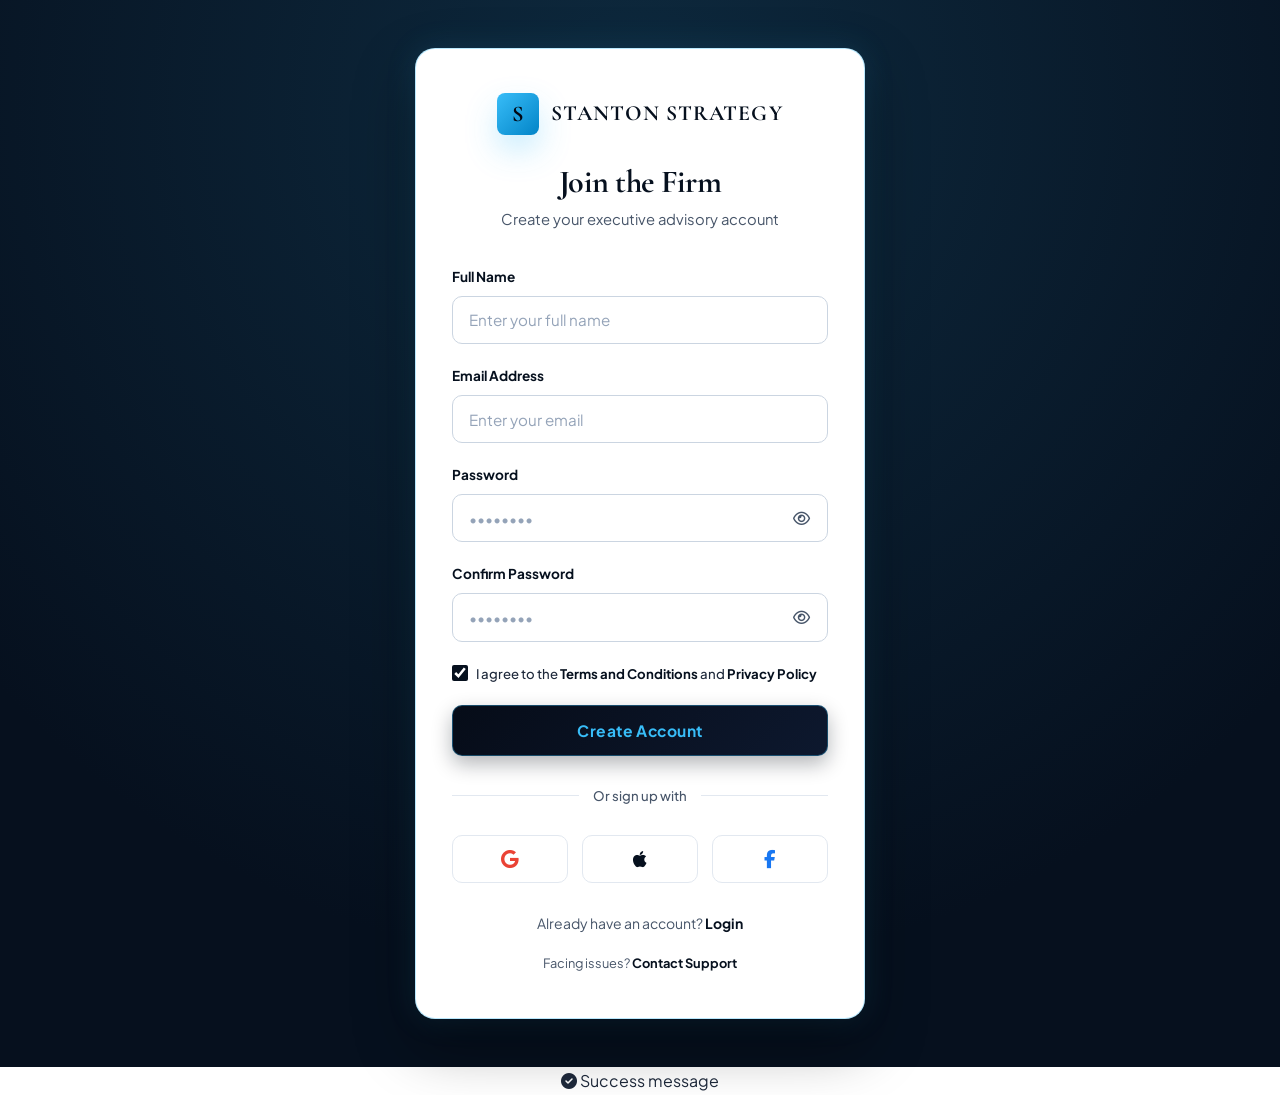
<file: signup.html>
<!DOCTYPE html>
<html lang="en">
<head>
  <meta charset="UTF-8">
  <meta name="viewport" content="width=device-width, initial-scale=1.0">
  <title>Sign Up | Stanton Strategy Partners Executive Portal</title>
  <meta name="description" content="Create your Stanton Strategy Partners executive account to access strategy benchmarks, research briefings, and client advisory tools.">
  <link rel="icon" type="image/svg+xml" href="favicon.svg">
  
  <!-- FontAwesome Icons -->
  <link rel="stylesheet" href="https://cdnjs.cloudflare.com/ajax/libs/font-awesome/6.5.1/css/all.min.css">
  
  <!-- Google Fonts -->
  <link rel="preconnect" href="https://fonts.googleapis.com">
  <link rel="preconnect" href="https://fonts.gstatic.com" crossorigin>
  <link href="https://fonts.googleapis.com/css2?family=Cormorant+Garamond:ital,wght@0,600;0,700;1,400&family=Plus+Jakarta+Sans:wght@400;500;600;700;800&display=swap" rel="stylesheet">
  
  <!-- Master Stylesheet -->
  <link rel="stylesheet" href="style.css">
</head>
<body>

  <!-- Sign Up Page Layout -->
  <div class="auth-page-wrapper">
    <div class="auth-card reveal active">
      
      <!-- Brand Logo Header -->
      <a href="index.html" class="auth-brand-header" aria-label="Return to Home">
        <div class="auth-brand-logo">S</div>
        <span class="auth-brand-text">Stanton Strategy</span>
      </a>

      <!-- Headline -->
      <h1 class="auth-title">Join the Firm</h1>
      <p class="auth-subtitle">Create your executive advisory account</p>

      <!-- Form -->
      <form id="signup-form" class="auth-form" novalidate>
        <div class="auth-field-group">
          <label for="signup-name" class="auth-label">Full Name</label>
          <div class="auth-input-wrapper">
            <input type="text" id="signup-name" class="auth-input" placeholder="Enter your full name" required>
          </div>
        </div>

        <div class="auth-field-group">
          <label for="signup-email" class="auth-label">Email Address</label>
          <div class="auth-input-wrapper">
            <input type="email" id="signup-email" class="auth-input" placeholder="Enter your email" required>
          </div>
        </div>

        <div class="auth-field-group">
          <label for="signup-password" class="auth-label">Password</label>
          <div class="auth-input-wrapper">
            <input type="password" id="signup-password" class="auth-input" placeholder="••••••••" required>
            <button type="button" class="auth-password-toggle" aria-label="Toggle password visibility">
              <i class="fa-regular fa-eye"></i>
            </button>
          </div>
        </div>

        <div class="auth-field-group">
          <label for="signup-confirm-password" class="auth-label">Confirm Password</label>
          <div class="auth-input-wrapper">
            <input type="password" id="signup-confirm-password" class="auth-input" placeholder="••••••••" required>
            <button type="button" class="auth-password-toggle" aria-label="Toggle password visibility">
              <i class="fa-regular fa-eye"></i>
            </button>
          </div>
        </div>

        <div class="auth-options-row" style="margin-bottom: 1.25rem;">
          <label class="auth-checkbox-label">
            <input type="checkbox" id="terms-agree" required checked>
            <span style="font-size: 0.825rem;">I agree to the <a href="#" class="auth-link">Terms and Conditions</a> and <a href="#" class="auth-link">Privacy Policy</a></span>
          </label>
        </div>

        <button type="submit" class="auth-btn-primary">Create Account</button>
      </form>

      <!-- Social Divider -->
      <div class="auth-divider">
        <span>Or sign up with</span>
      </div>

      <!-- Social Buttons -->
      <div class="social-grid">
        <button type="button" class="social-btn" title="Sign up with Google">
          <i class="fa-brands fa-google" style="color: #ea4335;"></i>
        </button>
        <button type="button" class="social-btn" title="Sign up with Apple">
          <i class="fa-brands fa-apple" style="color: var(--color-primary);"></i>
        </button>
        <button type="button" class="social-btn" title="Sign up with Facebook">
          <i class="fa-brands fa-facebook-f" style="color: #1877f2;"></i>
        </button>
      </div>

      <!-- Footer Links -->
      <p class="auth-footer-text">
        Already have an account? <a href="signin.html" class="auth-link">Login</a>
      </p>
      <p class="auth-footer-text" style="font-size: 0.8rem; margin-top: 0.4rem;">
        Facing issues? <a href="contact.html" class="auth-link">Contact Support</a>
      </p>

    </div>
  </div>

  <!-- Toast Notification -->
  <div id="toast-message" class="toast">
    <i class="fa-solid fa-circle-check toast-icon"></i>
    <span class="toast-text">Success message</span>
  </div>

  <!-- jQuery & Main Script -->
  <script src="https://code.jquery.com/jquery-3.7.1.min.js"></script>
  <script src="script.js"></script>
</body>
</html>
</file>
<file: style.css>
/* ==========================================================================
   Stanton Strategy Partners - Executive Unique Centered Master Style Sheet
   Bold, Dramatic, Gold & Dark Navy Luxury Aesthetic
   ========================================================================== */

/* --------------------------------------------------------------------------
   1. Design System & CSS Variables
   -------------------------------------------------------------------------- */
:root {
  /* Color Palette - Royal Sapphire Blue & Diamond Silver */
  --color-primary: #06101e;         /* Deepest Executive Sapphire Obsidian */
  --color-primary-dark: #020712;    /* Pure Deep Midnight Sapphire */
  --color-primary-light: #0f2744;   /* Royal Sapphire Midnight */
  
  --color-accent: #38bdf8;          /* Vibrant Electric Diamond Sky Cyan */
  --color-accent-hover: #7dd3fc;    /* Bright Diamond Cyan */
  --color-accent-light: #e0f2fe;    /* Ice Platinum Light */
  --color-accent-glow: rgba(56, 189, 248, 0.45);

  --color-dark: #0c1a2c;            /* Slate Sapphire Dark */
  --color-light: #f1f5f9;           /* Ice Platinum Silk Background */
  --color-white: #ffffff;
  
  --color-text: #1e293b;             /* Slate 800 Premium Body Text */
  --color-text-muted: #475569;       /* Muted Subtitle Text */
  --color-text-light: #64748b;       /* Slate Light Text */
  
  --color-border: #cbd5e1;           /* Ice Platinum Border */
  --color-border-gold: rgba(56, 189, 248, 0.35);
  --color-error: #ef4444;

  /* Typography */
  --font-serif: 'Cormorant Garamond', 'Playfair Display', Georgia, serif;
  --font-sans: 'Plus Jakarta Sans', -apple-system, BlinkMacSystemFont, 'Segoe UI', Roboto, sans-serif;

  /* Elevation & Metallic Shadows */
  --shadow-sm: 0 4px 15px rgba(6, 16, 30, 0.05);
  --shadow-md: 0 15px 35px -4px rgba(6, 16, 30, 0.1), 0 0 20px rgba(56, 189, 248, 0.1);
  --shadow-lg: 0 28px 60px -10px rgba(6, 16, 30, 0.2), 0 0 35px rgba(56, 189, 248, 0.25);
  --shadow-gold: 0 15px 35px -5px rgba(56, 189, 248, 0.45);
  --shadow-glow: 0 0 45px rgba(56, 189, 248, 0.4);

  /* Spacing & Borders */
  --radius-sm: 8px;
  --radius-md: 14px;
  --radius-lg: 24px;
  --radius-full: 9999px;
  
  --transition: all 0.4s cubic-bezier(0.16, 1, 0.3, 1);
}

/* --------------------------------------------------------------------------
   2. Resets & Global Styles (ALL CENTER ALIGNED DEFAULT)
   -------------------------------------------------------------------------- */
*, *::before, *::after {
  box-sizing: border-box;
  margin: 0;
  padding: 0;
}

html {
  font-size: 16px;
  scroll-behavior: smooth;
}

body {
  font-family: var(--font-sans);
  color: var(--color-text);
  background: linear-gradient(180deg, #f8fafc 0%, #edf2f7 100%);
  background-attachment: fixed;
  line-height: 1.75;
  -webkit-font-smoothing: antialiased;
  -moz-osx-font-smoothing: grayscale;
  overflow-x: hidden;
  text-align: center;
}

::selection {
  background-color: var(--color-accent);
  color: var(--color-primary-dark);
}

h1, h2, h3, h4, h5, h6 {
  font-family: var(--font-serif);
  color: var(--color-primary);
  line-height: 1.2;
  font-weight: 700;
  text-align: center;
}

p {
  margin-bottom: 1rem;
  text-align: center;
}

p:last-child {
  margin-bottom: 0;
}

a {
  color: var(--color-accent);
  text-decoration: none;
  transition: var(--transition);
}

a:hover {
  color: var(--color-accent-hover);
}

img, video {
  max-width: 100%;
  height: auto;
  display: block;
  margin-left: auto;
  margin-right: auto;
}

ul {
  list-style: none;
}

/* --------------------------------------------------------------------------
   3. Centered Layout Containers & Headers
   -------------------------------------------------------------------------- */
.container {
  width: 100%;
  max-width: 1280px;
  margin: 0 auto;
  padding: 0 1.5rem;
}

.section-padding {
  padding: 7.5rem 0;
}

@media (max-width: 768px) {
  .section-padding {
    padding: 4rem 0;
  }
}

.section-header, .section-header.center {
  text-align: center;
  margin-left: auto;
  margin-right: auto;
  max-width: 800px;
  margin-bottom: 4rem;
  display: flex;
  flex-direction: column;
  align-items: center;
}

.section-header h2 {
  font-size: 3rem;
  letter-spacing: -0.02em;
  margin-top: 0.5rem;
  margin-bottom: 1rem;
}

@media (max-width: 768px) {
  .section-header h2 {
    font-size: 2.25rem;
  }
}

.section-subtitle {
  font-size: 1.15rem;
  color: var(--color-text-muted);
  max-width: 700px;
  margin-left: auto;
  margin-right: auto;
  text-align: center;
}

.eyebrow {
  display: inline-block;
  font-family: var(--font-sans);
  font-size: 0.8125rem;
  font-weight: 800;
  text-transform: uppercase;
  letter-spacing: 0.18em;
  color: #0284c7;
  margin-bottom: 0.75rem;
  text-align: center;
  padding: 0.4rem 1.25rem;
  background: linear-gradient(135deg, rgba(56, 189, 248, 0.18) 0%, rgba(56, 189, 248, 0.06) 100%);
  border: 1px solid rgba(56, 189, 248, 0.45);
  border-radius: var(--radius-full);
  box-shadow: 0 4px 15px rgba(56, 189, 248, 0.12);
}

.eyebrow.light {
  color: var(--color-accent);
  background: linear-gradient(135deg, rgba(56, 189, 248, 0.25) 0%, rgba(56, 189, 248, 0.1) 100%);
  border-color: rgba(56, 189, 248, 0.6);
  box-shadow: 0 4px 20px rgba(56, 189, 248, 0.25);
}

.gold {
  color: var(--color-accent);
  background: linear-gradient(135deg, #7dd3fc 0%, #38bdf8 50%, #0284c7 100%);
  -webkit-background-clip: text;
  -webkit-text-fill-color: transparent;
}

/* --------------------------------------------------------------------------
   4. Centered Interactive Buttons & Animations
   -------------------------------------------------------------------------- */
.btn {
  display: inline-flex;
  align-items: center;
  justify-content: center;
  gap: 0.75rem;
  padding: 1.1rem 2.25rem;
  font-family: var(--font-sans);
  font-size: 0.9375rem;
  font-weight: 700;
  border-radius: var(--radius-full);
  transition: var(--transition);
  cursor: pointer;
  border: 1px solid transparent;
  white-space: nowrap;
  letter-spacing: 0.04em;
  margin: 0 auto;
}

.btn-sm {
  padding: 0.65rem 1.4rem;
  font-size: 0.875rem;
}

.btn-icon-only {
  width: 42px;
  height: 42px;
  min-width: 42px;
  padding: 0;
  border-radius: var(--radius-full);
  display: inline-flex;
  align-items: center;
  justify-content: center;
  font-size: 1.15rem;
}

.btn-primary {
  background: linear-gradient(135deg, #7dd3fc 0%, #38bdf8 50%, #0284c7 100%);
  color: #020712;
  border: 1px solid #bae6fd;
  box-shadow: 0 12px 30px rgba(56, 189, 248, 0.4), inset 0 1px 0 rgba(255, 255, 255, 0.7);
}

.btn-primary:hover {
  background: linear-gradient(135deg, #ffffff 0%, #7dd3fc 40%, #38bdf8 100%);
  color: #020712;
  transform: translateY(-4px) scale(1.03);
  box-shadow: 0 20px 45px rgba(56, 189, 248, 0.55);
}

.btn-outline-light {
  background: rgba(255, 255, 255, 0.06);
  color: var(--color-white);
  border: 1px solid rgba(56, 189, 248, 0.4);
  backdrop-filter: blur(12px);
  box-shadow: 0 8px 25px rgba(0, 0, 0, 0.3);
}

.btn-outline-light:hover {
  background: rgba(56, 189, 248, 0.15);
  border-color: var(--color-accent);
  color: var(--color-accent);
  transform: translateY(-4px) scale(1.03);
  box-shadow: 0 15px 35px rgba(56, 189, 248, 0.3);
}

.btn-secondary {
  background: linear-gradient(135deg, #0f2744 0%, #06101e 100%);
  color: var(--color-accent);
  border: 1px solid rgba(56, 189, 248, 0.3);
  box-shadow: 0 8px 25px rgba(6, 16, 30, 0.3);
}

.btn-secondary:hover {
  background: linear-gradient(135deg, #1e3a8a 0%, #0f2744 100%);
  color: var(--color-accent-hover);
  border-color: var(--color-accent);
  transform: translateY(-4px);
  box-shadow: var(--shadow-gold);
}

/* --------------------------------------------------------------------------
   5. Site Header & Navigation
   -------------------------------------------------------------------------- */
.site-header {
  position: fixed;
  top: 0;
  left: 0;
  right: 0;
  z-index: 1000;
  background-color: rgba(6, 16, 30, 0.92);
  backdrop-filter: blur(16px);
  -webkit-backdrop-filter: blur(16px);
  border-bottom: 1px solid rgba(56, 189, 248, 0.2);
  transition: var(--transition);
  padding: 1.25rem 0;
}

.site-header.is-scrolled {
  padding: 0.85rem 0;
  background-color: rgba(6, 16, 30, 0.98);
  box-shadow: 0 10px 30px rgba(0, 0, 0, 0.5);
}

.nav-container {
  display: flex;
  align-items: center;
  justify-content: space-between;
}

.brand-logo {
  display: flex;
  align-items: center;
  gap: 0.875rem;
  color: var(--color-white);
}

.logo-mark {
  width: 44px;
  height: 44px;
  background: linear-gradient(135deg, #38bdf8 0%, #0284c7 100%);
  color: #020712;
  font-family: var(--font-serif);
  font-weight: 800;
  font-size: 1.6rem;
  display: flex;
  align-items: center;
  justify-content: center;
  border-radius: var(--radius-sm);
  box-shadow: var(--shadow-gold);
}

.brand-name {
  display: flex;
  flex-direction: column;
  text-align: left;
}

.brand-title {
  font-family: var(--font-serif);
  font-weight: 700;
  font-size: 1.3rem;
  letter-spacing: 0.08em;
  color: var(--color-white);
  line-height: 1;
}

.brand-subtitle {
  font-size: 0.625rem;
  font-weight: 700;
  letter-spacing: 0.25em;
  color: var(--color-accent);
  margin-top: 0.25rem;
  line-height: 1;
}

.nav-menu {
  display: flex;
  align-items: center;
  gap: 2.25rem;
}

.nav-link {
  color: rgba(255, 255, 255, 0.8);
  font-size: 0.9375rem;
  font-weight: 600;
  position: relative;
  padding: 0.5rem 0;
}

.nav-link:hover, .nav-link.active {
  color: var(--color-accent);
}

.nav-link::after {
  content: '';
  position: absolute;
  bottom: 0;
  left: 50%;
  transform: translateX(-50%);
  width: 0;
  height: 2px;
  background-color: var(--color-accent);
  transition: var(--transition);
}

.nav-link:hover::after, .nav-link.active::after {
  width: 100%;
}

.nav-actions {
  display: flex;
  align-items: center;
  gap: 1rem;
}

.hamburger {
  display: none;
  background: none;
  border: none;
  cursor: pointer;
  padding: 0.5rem;
  flex-direction: column;
  gap: 6px;
}

.hamburger-line {
  width: 24px;
  height: 2px;
  background-color: var(--color-white);
  transition: var(--transition);
}

.mobile-nav-actions {
  display: none;
}

@media (max-width: 1024px) {
  .hamburger {
    display: flex;
  }

  /* Top Bar: Hide action buttons on mobile & tablet so ONLY logo and hamburger are visible */
  .nav-actions > a {
    display: none !important;
  }

  .nav-menu {
    position: fixed;
    top: 72px;
    left: 0;
    right: 0;
    background-color: rgba(6, 16, 30, 0.98);
    backdrop-filter: blur(20px);
    -webkit-backdrop-filter: blur(20px);
    flex-direction: column;
    padding: 2.5rem 1.5rem;
    gap: 1.5rem;
    border-bottom: 1px solid rgba(56, 189, 248, 0.3);
    box-shadow: 0 20px 40px rgba(0, 0, 0, 0.8);
    transform: translateY(-150%);
    opacity: 0;
    visibility: hidden;
    transition: var(--transition);
    z-index: 999;
  }

  .nav-menu.active {
    transform: translateY(0);
    opacity: 1;
    visibility: visible;
  }

  .nav-list {
    flex-direction: column !important;
    align-items: center !important;
    justify-content: center !important;
    width: 100% !important;
    gap: 1.25rem !important;
    padding: 0 !important;
    margin: 0 !important;
  }

  .nav-list li {
    width: 100% !important;
    text-align: center !important;
  }

  .nav-list .nav-link {
    display: inline-block !important;
    font-size: 1.15rem !important;
    padding: 0.5rem 1rem !important;
    width: 100% !important;
    text-align: center !important;
  }

  /* Mobile/Tablet Hamburger Drawer Actions (Request Consultation & Sign In inside Hamburger Menu) */
  .mobile-nav-actions {
    display: flex !important;
    flex-direction: column;
    align-items: center;
    gap: 1rem;
    width: 100%;
    margin-top: 1rem;
    padding-top: 1.5rem;
    border-top: 1px solid rgba(56, 189, 248, 0.2);
  }

  .mobile-nav-actions .btn {
    width: 100%;
    max-width: 280px;
    justify-content: center;
  }
}

/* --------------------------------------------------------------------------
   6. Hero & Video Background Section (CENTER ALIGNED)
   -------------------------------------------------------------------------- */
.hero {
  position: relative;
  background-color: var(--color-primary);
  color: var(--color-white);
  padding: 12rem 0 8rem 0;
  overflow: hidden;
  text-align: center;
}

.hero-video-bg {
  position: absolute;
  top: 50%;
  left: 50%;
  min-width: 100%;
  min-height: 100%;
  width: auto;
  height: auto;
  z-index: 0;
  transform: translate(-50%, -50%);
  object-fit: cover;
  opacity: 0.32;
  filter: saturate(1.2) contrast(1.1);
}

.hero-bg-overlay {
  position: absolute;
  top: 0;
  left: 0;
  right: 0;
  bottom: 0;
  z-index: 1;
  background: radial-gradient(circle at 50% 30%, rgba(56, 189, 248, 0.18) 0%, transparent 70%),
              linear-gradient(180deg, rgba(6, 16, 30, 0.6) 0%, rgba(6, 16, 30, 0.98) 100%);
  pointer-events: none;
}

.hero-grid {
  display: flex;
  flex-direction: column;
  align-items: center;
  justify-content: center;
  text-align: center;
  max-width: 960px;
  margin: 0 auto;
  position: relative;
  z-index: 2;
}

.hero-content {
  display: flex;
  flex-direction: column;
  align-items: center;
  text-align: center;
  width: 100%;
}

.hero-content h1 {
  font-size: 4rem;
  color: var(--color-white);
  margin-top: 1rem;
  margin-bottom: 1.5rem;
  letter-spacing: -0.02em;
  text-align: center;
  line-height: 1.15;
}

@media (max-width: 768px) {
  .hero-content h1 {
    font-size: 2.75rem;
  }
}

.hero-subtitle {
  font-size: 1.25rem;
  color: rgba(255, 255, 255, 0.88);
  margin-bottom: 3rem;
  line-height: 1.8;
  max-width: 800px;
  text-align: center;
  margin-left: auto;
  margin-right: auto;
}

.hero-cta {
  display: flex;
  gap: 1.5rem;
  justify-content: center;
  align-items: center;
  flex-wrap: wrap;
  margin-bottom: 4rem;
}

.hero-media {
  position: relative;
  width: 100%;
  max-width: 840px;
  margin: 0 auto;
}

.hero-image-wrapper {
  position: relative;
  border-radius: var(--radius-lg);
  overflow: hidden;
  box-shadow: 0 35px 70px rgba(0, 0, 0, 0.7);
  border: 1px solid rgba(56, 189, 248, 0.35);
  animation: float 6s ease-in-out infinite;
}

@keyframes float {
  0% { transform: translateY(0px); }
  50% { transform: translateY(-10px); }
  100% { transform: translateY(0px); }
}

.hero-image-wrapper img {
  width: 100%;
  height: 480px;
  object-fit: cover;
}

/* Interactive Play Video Trigger */
.video-play-trigger {
  position: absolute;
  top: 50%;
  left: 50%;
  transform: translate(-50%, -50%);
  width: 90px;
  height: 90px;
  background: rgba(6, 16, 30, 0.88);
  border: 2px solid var(--color-accent);
  border-radius: var(--radius-full);
  display: flex;
  align-items: center;
  justify-content: center;
  color: var(--color-accent);
  font-size: 2rem;
  cursor: pointer;
  box-shadow: var(--shadow-gold);
  transition: var(--transition);
  backdrop-filter: blur(8px);
  z-index: 5;
}

.video-play-trigger:hover {
  transform: translate(-50%, -50%) scale(1.15);
  background: var(--color-accent);
  color: #020712;
}

.video-play-trigger::before {
  content: '';
  position: absolute;
  top: -12px; left: -12px; right: -12px; bottom: -12px;
  border: 1px solid rgba(56, 189, 248, 0.5);
  border-radius: var(--radius-full);
  animation: pulse-ring 2s infinite;
}

@keyframes pulse-ring {
  0% { transform: scale(0.95); opacity: 0.8; }
  100% { transform: scale(1.35); opacity: 0; }
}

.hero-badge-floating {
  position: absolute;
  bottom: -25px;
  left: 50%;
  transform: translateX(-50%);
  background-color: rgba(6, 16, 30, 0.95);
  border: 1px solid var(--color-accent);
  padding: 1.5rem 3rem;
  border-radius: var(--radius-md);
  box-shadow: var(--shadow-gold);
  backdrop-filter: blur(10px);
  z-index: 6;
  white-space: nowrap;
}

.hero-badge-number {
  font-family: var(--font-serif);
  font-size: 2.5rem;
  font-weight: 800;
  color: var(--color-accent);
  line-height: 1;
}

.hero-badge-text {
  font-size: 0.875rem;
  color: rgba(255, 255, 255, 0.9);
  font-weight: 700;
  margin-top: 0.35rem;
  letter-spacing: 0.05em;
}

/* Page Header Subpages */
.services-header {
  background-color: var(--color-primary);
  color: var(--color-white);
  padding: 10rem 0 5rem 0;
  position: relative;
  border-bottom: 1px solid rgba(56, 189, 248, 0.2);
  text-align: center;
}

.services-header h1 {
  font-size: 3.5rem;
  color: var(--color-white);
  margin-top: 0.5rem;
  margin-bottom: 1.25rem;
  text-align: center;
}

/* --------------------------------------------------------------------------
   7. Stat Strip Section (CENTER ALIGNED)
   -------------------------------------------------------------------------- */
.stat-strip {
  background-color: var(--color-primary-dark);
  border-top: 1px solid rgba(56, 189, 248, 0.2);
  border-bottom: 1px solid rgba(56, 189, 248, 0.2);
  padding: 4rem 0;
  color: var(--color-white);
}

.stat-grid {
  display: grid;
  grid-template-columns: repeat(4, 1fr);
  gap: 2rem;
  align-items: stretch;
  justify-content: center;
}

@media (max-width: 992px) {
  .stat-grid {
    grid-template-columns: repeat(2, 1fr);
  }
}

@media (max-width: 576px) {
  .stat-grid {
    grid-template-columns: 1fr;
  }
}

.stat-item {
  text-align: center;
  padding: 1.75rem 1.5rem;
  border-radius: var(--radius-md);
  background: rgba(255, 255, 255, 0.03);
  border: 1px solid rgba(56, 189, 248, 0.15);
  transition: var(--transition);
  display: flex;
  flex-direction: column;
  justify-content: center;
  align-items: center;
  height: 100%;
  box-sizing: border-box;
}

.stat-item:hover {
  transform: translateY(-6px);
  border-color: var(--color-accent);
  box-shadow: var(--shadow-glow);
}

.stat-number {
  font-family: var(--font-serif);
  font-size: 3.5rem;
  font-weight: 700;
  color: var(--color-white);
  line-height: 1;
  margin-bottom: 0.5rem;
  text-align: center;
}

.stat-number .accent {
  color: var(--color-accent);
}

.stat-label {
  font-size: 0.9375rem;
  color: rgba(255, 255, 255, 0.75);
  line-height: 1.5;
  text-align: center;
}

/* --------------------------------------------------------------------------
   8. Practice Areas & Services (CENTER ALIGNED)
   -------------------------------------------------------------------------- */
.services-grid {
  display: grid;
  grid-template-columns: repeat(4, 1fr);
  gap: 2rem;
  justify-content: center;
}

@media (max-width: 1200px) {
  .services-grid {
    grid-template-columns: repeat(2, 1fr);
  }
}

@media (max-width: 640px) {
  .services-grid {
    grid-template-columns: 1fr;
  }
}

.service-card {
  background: linear-gradient(145deg, #ffffff 0%, #f8fafc 100%);
  border: 1px solid rgba(56, 189, 248, 0.28);
  border-radius: var(--radius-md);
  padding: 2.75rem 2rem;
  transition: var(--transition);
  display: flex;
  flex-direction: column;
  align-items: center;
  text-align: center;
  box-shadow: 0 14px 35px rgba(6, 16, 30, 0.06), inset 0 1px 0 #ffffff;
  position: relative;
  overflow: hidden;
}

.service-card::before {
  content: '';
  position: absolute;
  top: 0; left: 0; right: 0; height: 3px;
  background: linear-gradient(90deg, transparent, var(--color-accent), transparent);
  opacity: 0.6;
  transition: var(--transition);
}

.service-card:hover {
  transform: translateY(-8px) scale(1.02);
  box-shadow: 0 25px 55px rgba(6, 16, 30, 0.12), 0 0 35px rgba(56, 189, 248, 0.28);
  border-color: rgba(56, 189, 248, 0.7);
}

.service-card:hover::before {
  opacity: 1;
  height: 4px;
}

.service-icon {
  width: 68px;
  height: 68px;
  background: linear-gradient(135deg, #7dd3fc 0%, #38bdf8 50%, #0284c7 100%);
  color: #020712;
  border-radius: var(--radius-full);
  display: flex;
  align-items: center;
  justify-content: center;
  font-size: 1.85rem;
  margin-bottom: 1.75rem;
  transition: var(--transition);
  border: 1px solid #bae6fd;
  box-shadow: 0 10px 25px rgba(56, 189, 248, 0.35);
}

.service-card:hover .service-icon {
  background: linear-gradient(135deg, #ffffff 0%, #7dd3fc 50%, #38bdf8 100%);
  color: #020712;
  transform: rotateY(180deg) scale(1.1);
  box-shadow: 0 15px 35px rgba(56, 189, 248, 0.55);
}

.service-card h3 {
  font-size: 1.6rem;
  margin-bottom: 1rem;
  text-align: center;
}

.service-card p {
  color: var(--color-text-muted);
  font-size: 0.9375rem;
  margin-bottom: 2rem;
  flex-grow: 1;
  text-align: center;
}

.service-link {
  font-size: 0.9375rem;
  font-weight: 700;
  color: var(--color-primary);
  display: inline-flex;
  align-items: center;
  gap: 0.5rem;
  justify-content: center;
}

.service-link i {
  transition: transform 0.2s ease;
}

.service-card:hover .service-link i {
  transform: translateX(6px);
  color: var(--color-accent);
}

/* --------------------------------------------------------------------------
   9. Accenture-Inspired Enterprise ROI Calculator WIDGET (CENTER ALIGNED)
   -------------------------------------------------------------------------- */
.roi-calculator-section {
  background: linear-gradient(180deg, #06101e 0%, #0f2744 50%, #06101e 100%);
  color: var(--color-white);
  padding: 7.5rem 0;
  position: relative;
  border-top: 1px solid rgba(56, 189, 248, 0.25);
  border-bottom: 1px solid rgba(56, 189, 248, 0.25);
  text-align: center;
}

.roi-card {
  background: linear-gradient(145deg, rgba(15, 39, 68, 0.95) 0%, rgba(6, 16, 30, 0.98) 100%);
  border: 1px solid rgba(56, 189, 248, 0.4);
  border-radius: var(--radius-lg);
  padding: 3.5rem;
  box-shadow: 0 30px 70px rgba(0, 0, 0, 0.6), 0 0 40px rgba(56, 189, 248, 0.15);
  backdrop-filter: blur(16px);
  max-width: 1000px;
  margin: 0 auto;
}

.roi-grid {
  display: grid;
  grid-template-columns: 1fr 1fr;
  gap: 3.5rem;
  align-items: center;
}

@media (max-width: 992px) {
  .roi-grid {
    grid-template-columns: 1fr;
    gap: 2.5rem;
  }
}

.roi-inputs {
  display: flex;
  flex-direction: column;
  gap: 1.75rem;
  text-align: center;
}

.roi-field label {
  font-size: 0.875rem;
  font-weight: 800;
  text-transform: uppercase;
  letter-spacing: 0.1em;
  color: var(--color-accent);
  margin-bottom: 0.5rem;
  display: block;
  text-align: center;
}

.roi-select {
  width: 100%;
  padding: 1rem 1.25rem;
  background-color: rgba(6, 16, 30, 0.95);
  border: 1px solid rgba(56, 189, 248, 0.3);
  color: var(--color-white);
  border-radius: var(--radius-sm);
  font-family: var(--font-sans);
  font-size: 1rem;
  text-align: center;
  text-align-last: center;
}

.roi-select:focus {
  outline: none;
  border-color: var(--color-accent);
  box-shadow: var(--shadow-glow);
}

.roi-result-box {
  background: linear-gradient(135deg, rgba(56, 189, 248, 0.18) 0%, rgba(6, 16, 30, 0.95) 100%);
  border: 1px solid var(--color-accent);
  border-radius: var(--radius-md);
  padding: 3rem 2rem;
  text-align: center;
  display: flex;
  flex-direction: column;
  align-items: center;
}

.roi-result-metric {
  font-family: var(--font-serif);
  font-size: 4rem;
  font-weight: 800;
  color: var(--color-accent);
  line-height: 1;
  margin: 1.25rem 0;
  text-align: center;
}

.roi-result-label {
  font-size: 0.875rem;
  color: rgba(255, 255, 255, 0.85);
  text-transform: uppercase;
  letter-spacing: 0.12em;
  font-weight: 700;
}

/* --------------------------------------------------------------------------
   10. Strategy&-Inspired Workflow Timeline (CENTER ALIGNED)
   -------------------------------------------------------------------------- */
.workflow-section {
  padding: 7.5rem 0;
  background: linear-gradient(180deg, #f8fafc 0%, #edf2f7 100%);
  text-align: center;
}

.workflow-nav {
  display: flex;
  gap: 1rem;
  justify-content: center;
  margin-bottom: 3.5rem;
  flex-wrap: wrap;
}

.workflow-tab-btn {
  padding: 1rem 2.25rem;
  background: #ffffff;
  border: 1px solid rgba(56, 189, 248, 0.3);
  border-radius: var(--radius-full);
  font-family: var(--font-sans);
  font-size: 0.9375rem;
  font-weight: 700;
  color: var(--color-text);
  cursor: pointer;
  transition: var(--transition);
  box-shadow: 0 4px 15px rgba(6, 16, 30, 0.04);
}

.workflow-tab-btn:hover, .workflow-tab-btn.active {
  background: linear-gradient(135deg, #0f2744 0%, #06101e 100%);
  color: var(--color-accent);
  border-color: var(--color-accent);
  box-shadow: var(--shadow-gold);
  transform: translateY(-3px);
}

.workflow-card {
  display: none;
  background: linear-gradient(145deg, #ffffff 0%, #f8fafc 100%);
  border-radius: var(--radius-lg);
  border: 1px solid rgba(56, 189, 248, 0.3);
  padding: 4rem;
  box-shadow: 0 25px 60px rgba(6, 16, 30, 0.08), 0 0 25px rgba(56, 189, 248, 0.12);
  grid-template-columns: 1fr 1fr;
  gap: 3.5rem;
  align-items: center;
  text-align: left;
}

.workflow-card > div:first-child {
  text-align: left !important;
}

.workflow-card.active {
  display: grid;
}

.workflow-num {
  font-family: var(--font-serif);
  font-size: 4.5rem;
  font-weight: 800;
  background: linear-gradient(135deg, #7dd3fc 0%, #38bdf8 50%, #0284c7 100%);
  -webkit-background-clip: text;
  -webkit-text-fill-color: transparent;
  line-height: 1;
  text-align: left !important;
  display: block !important;
  margin-bottom: 0.5rem;
}

.workflow-card h3,
.workflow-card p {
  text-align: left !important;
}

.workflow-card ul {
  list-style: none;
  padding: 0;
  margin: 1.5rem 0;
  font-weight: 600;
  color: var(--color-primary);
  text-align: left !important;
}

.workflow-card li {
  display: flex;
  align-items: flex-start;
  gap: 0.6rem;
  margin-bottom: 0.75rem;
  text-align: left !important;
}

.workflow-card li:last-child {
  margin-bottom: 0;
}

.workflow-card li i {
  color: var(--color-accent);
  margin-top: 0.25rem;
  flex-shrink: 0;
}

/* --------------------------------------------------------------------------
   11. BCG-Inspired Thought Leadership Hub & Modal (CENTER ALIGNED)
   -------------------------------------------------------------------------- */
.insights-filter-bar {
  display: flex;
  gap: 0.875rem;
  justify-content: center;
  margin-bottom: 3rem;
  flex-wrap: wrap;
}

.filter-btn {
  padding: 0.65rem 1.6rem;
  background: #ffffff;
  border: 1px solid rgba(56, 189, 248, 0.3);
  border-radius: var(--radius-full);
  font-size: 0.875rem;
  font-weight: 700;
  color: var(--color-text-muted);
  cursor: pointer;
  transition: var(--transition);
  box-shadow: 0 4px 15px rgba(6, 16, 30, 0.04);
}

.filter-btn.active, .filter-btn:hover {
  background: linear-gradient(135deg, #7dd3fc 0%, #38bdf8 50%, #0284c7 100%);
  color: #020712;
  border-color: #bae6fd;
  box-shadow: 0 10px 25px rgba(56, 189, 248, 0.4);
}

.insights-row {
  display: grid;
  grid-template-columns: repeat(3, 1fr);
  gap: 2.25rem;
  justify-content: center;
}

.insight-card {
  background: linear-gradient(145deg, #ffffff 0%, #f8fafc 100%);
  border-radius: var(--radius-md);
  overflow: hidden;
  border: 1px solid rgba(56, 189, 248, 0.28);
  transition: var(--transition);
  display: flex;
  flex-direction: column;
  align-items: center;
  text-align: center;
  box-shadow: 0 14px 35px rgba(6, 16, 30, 0.06), inset 0 1px 0 #ffffff;
}

.insight-card:hover {
  transform: translateY(-8px);
  box-shadow: 0 25px 55px rgba(6, 16, 30, 0.12), 0 0 35px rgba(56, 189, 248, 0.28);
  border-color: rgba(56, 189, 248, 0.7);
}

.insight-image {
  position: relative;
  height: 240px;
  width: 100%;
  overflow: hidden;
}

.insight-image img {
  width: 100%;
  height: 100%;
  object-fit: cover;
  transition: transform 0.6s ease;
}

.insight-card:hover .insight-image img {
  transform: scale(1.08);
}

.insight-category-tag {
  position: absolute;
  top: 1rem;
  left: 50%;
  transform: translateX(-50%);
  background-color: var(--color-primary);
  color: var(--color-accent);
  font-size: 0.75rem;
  font-weight: 800;
  padding: 0.4rem 1rem;
  border-radius: var(--radius-full);
  text-transform: uppercase;
  letter-spacing: 0.1em;
  border: 1px solid var(--color-border-gold);
}

.insight-body {
  padding: 2rem;
  display: flex;
  flex-direction: column;
  align-items: center;
  text-align: center;
  flex-grow: 1;
  width: 100%;
}

.insight-meta {
  font-size: 0.8125rem;
  color: var(--color-text-light);
  margin-bottom: 0.875rem;
  display: flex;
  gap: 0.5rem;
  justify-content: center;
  align-items: center;
}

.insight-body h3 {
  font-size: 1.4rem;
  margin-bottom: 1rem;
  line-height: 1.35;
  text-align: center;
}

.insight-teaser {
  color: var(--color-text-muted);
  font-size: 0.9375rem;
  margin-bottom: 1.75rem;
  flex-grow: 1;
  text-align: center;
}

.insight-read-more {
  font-size: 0.875rem;
  font-weight: 700;
  color: var(--color-accent);
  display: inline-flex;
  align-items: center;
  gap: 0.5rem;
  justify-content: center;
  cursor: pointer;
}

/* Executive Modal Dialog (CENTER ALIGNED) */
.modal-overlay {
  position: fixed;
  top: 0; left: 0; right: 0; bottom: 0;
  background-color: rgba(2, 7, 18, 0.9);
  backdrop-filter: blur(12px);
  z-index: 2000;
  display: flex;
  align-items: center;
  justify-content: center;
  padding: 2rem;
  opacity: 0;
  visibility: hidden;
  transition: var(--transition);
}

.modal-overlay.active {
  opacity: 1;
  visibility: visible;
}

.modal-container {
  background-color: var(--color-white);
  border-radius: var(--radius-lg);
  max-width: 800px;
  width: 100%;
  max-height: 90vh;
  overflow-y: auto;
  position: relative;
  box-shadow: 0 35px 70px rgba(0,0,0,0.6);
  padding: 3.5rem;
  text-align: center;
  display: flex;
  flex-direction: column;
  align-items: center;
}

.modal-close-btn {
  position: absolute;
  top: 1.5rem;
  right: 1.5rem;
  background: none;
  border: none;
  font-size: 1.75rem;
  color: var(--color-text-muted);
  cursor: pointer;
}

.modal-close-btn:hover {
  color: var(--color-accent);
}

/* --------------------------------------------------------------------------
   12. Deloitte-Inspired Global Hubs (CENTER ALIGNED)
   -------------------------------------------------------------------------- */
.global-hubs-grid {
  display: grid;
  grid-template-columns: repeat(4, 1fr);
  gap: 1.75rem;
  margin-top: 3rem;
  justify-content: center;
}

.hub-card {
  background: linear-gradient(145deg, #0f2744 0%, #06101e 100%);
  border: 1px solid rgba(56, 189, 248, 0.35);
  border-radius: var(--radius-md);
  padding: 2rem 1.5rem;
  color: var(--color-white);
  transition: var(--transition);
  cursor: pointer;
  text-align: center;
  box-shadow: 0 15px 35px rgba(0, 0, 0, 0.35), inset 0 1px 0 rgba(255, 255, 255, 0.08);
}

.hub-card:hover, .hub-card.active {
  border-color: var(--color-accent);
  transform: translateY(-6px);
  box-shadow: 0 25px 50px rgba(0, 0, 0, 0.5), 0 0 30px rgba(56, 189, 248, 0.35);
}

.hub-city {
  font-family: var(--font-serif);
  font-size: 1.6rem;
  font-weight: 700;
  color: var(--color-white);
  text-align: center;
}

.hub-clock {
  font-size: 0.9375rem;
  color: var(--color-accent);
  font-weight: 700;
  margin-top: 0.35rem;
  text-align: center;
}

/* --------------------------------------------------------------------------
   13. Contact & Form Sections (CENTER ALIGNED)
   -------------------------------------------------------------------------- */
.contact-grid {
  display: grid;
  grid-template-columns: 1.2fr 0.8fr;
  gap: 4rem;
  align-items: start;
}

.contact-form-card {
  background: linear-gradient(145deg, #ffffff 0%, #f8fafc 100%);
  border-radius: var(--radius-lg);
  padding: 3.5rem;
  border: 1px solid rgba(56, 189, 248, 0.3);
  box-shadow: 0 25px 60px rgba(6, 16, 30, 0.08), 0 0 25px rgba(56, 189, 248, 0.1);
  text-align: center;
}

.form-group {
  margin-bottom: 1.75rem;
  text-align: center;
}

.form-label {
  display: block;
  font-size: 0.875rem;
  font-weight: 700;
  color: var(--color-primary);
  margin-bottom: 0.5rem;
  text-align: center;
}

.form-control {
  width: 100%;
  padding: 1rem 1.25rem;
  font-family: var(--font-sans);
  font-size: 0.9375rem;
  color: var(--color-text);
  background-color: #ffffff;
  border: 1px solid var(--color-border);
  border-radius: var(--radius-sm);
  transition: var(--transition);
  text-align: center;
}

.form-control:focus {
  outline: none;
  border-color: var(--color-accent);
  background-color: var(--color-white);
  box-shadow: 0 0 0 4px rgba(56, 189, 248, 0.25);
}

.error-message {
  display: none;
  font-size: 0.8125rem;
  color: var(--color-error);
  margin-top: 0.375rem;
  font-weight: 600;
  text-align: center;
}

.form-group.has-error .error-message {
  display: block;
}

.form-group.has-error .form-control {
  border-color: var(--color-error);
}

/* --------------------------------------------------------------------------
   14. CTA Banner (CENTER ALIGNED)
   -------------------------------------------------------------------------- */
.cta-banner {
  background: radial-gradient(circle at 50% 0%, rgba(56, 189, 248, 0.22) 0%, transparent 70%),
              linear-gradient(135deg, #06101e 0%, #0f2744 50%, #06101e 100%);
  color: var(--color-white);
  padding: 6.5rem 0;
  border-top: 1px solid rgba(56, 189, 248, 0.3);
  border-bottom: 1px solid rgba(56, 189, 248, 0.3);
  text-align: center;
}

.cta-content {
  max-width: 800px;
  margin: 0 auto;
  display: flex;
  flex-direction: column;
  align-items: center;
  text-align: center;
}

.cta-content h2 {
  font-size: 3rem;
  color: var(--color-white);
  margin: 1rem 0;
  text-align: center;
}

.cta-content p {
  font-size: 1.15rem;
  color: rgba(255, 255, 255, 0.85);
  margin-bottom: 2.5rem;
  text-align: center;
}

/* --------------------------------------------------------------------------
   15. Footer Section (CENTER ALIGNED)
   -------------------------------------------------------------------------- */
.site-footer {
  background: linear-gradient(180deg, #06101e 0%, #020712 100%);
  color: rgba(255, 255, 255, 0.78);
  padding: 6.5rem 0 3.5rem 0;
  border-top: 1px solid rgba(56, 189, 248, 0.3);
  text-align: center;
}

/* --------------------------------------------------------------------------
   15. Footer Section (LEFT ALIGNED COLUMNS & PERFECT INTEGRATED FORM)
   -------------------------------------------------------------------------- */
.site-footer {
  background: linear-gradient(180deg, #06101e 0%, #020712 100%);
  color: rgba(255, 255, 255, 0.78);
  padding: 6.5rem 0 3.5rem 0;
  border-top: 1px solid rgba(56, 189, 248, 0.3);
  text-align: left;
}

.footer-grid {
  display: grid;
  grid-template-columns: 1.5fr repeat(3, 1fr) 1.3fr;
  gap: 3rem;
  margin-bottom: 4rem;
  text-align: left;
  justify-content: space-between;
  align-items: start;
}

.footer-brand {
  display: flex;
  flex-direction: column;
  align-items: flex-start;
  text-align: left;
}

.footer-brand p {
  text-align: left;
  margin-top: 1.25rem;
  font-size: 0.9rem;
  color: rgba(255, 255, 255, 0.7);
  line-height: 1.65;
}

.footer-col {
  display: flex;
  flex-direction: column;
  align-items: flex-start;
  text-align: left;
}

.footer-col h4 {
  color: var(--color-white);
  font-family: var(--font-sans);
  font-size: 0.9375rem;
  font-weight: 800;
  text-transform: uppercase;
  letter-spacing: 0.12em;
  margin-bottom: 1.75rem;
  text-align: left;
}

.footer-col p {
  text-align: left;
}

.footer-links {
  display: flex;
  flex-direction: column;
  align-items: flex-start;
  padding: 0;
  margin: 0;
}

.footer-links li {
  margin-bottom: 0.85rem;
  text-align: left;
}

.footer-links a {
  color: rgba(255, 255, 255, 0.7);
  font-size: 0.9375rem;
  text-align: left;
  transition: var(--transition);
}

.footer-links a:hover {
  color: var(--color-accent);
  padding-left: 4px;
}

/* Integrated Newsletter Form */
.newsletter-form {
  display: flex;
  align-items: center;
  position: relative;
  width: 100%;
  max-width: 320px;
  margin-top: 0.5rem;
}

.newsletter-input {
  width: 100%;
  padding: 0.85rem 3.2rem 0.85rem 1.25rem;
  border-radius: var(--radius-full);
  border: 1px solid rgba(56, 189, 248, 0.35);
  background: rgba(6, 16, 30, 0.85);
  color: #ffffff;
  font-size: 0.9rem;
  font-family: var(--font-sans);
  text-align: left;
  outline: none;
  transition: var(--transition);
  box-shadow: inset 0 2px 4px rgba(0, 0, 0, 0.3);
}

.newsletter-input::placeholder {
  color: rgba(255, 255, 255, 0.45);
}

.newsletter-input:focus {
  border-color: var(--color-accent);
  box-shadow: 0 0 20px rgba(56, 189, 248, 0.35);
}

.newsletter-form button,
.newsletter-btn {
  position: absolute;
  right: 4px;
  top: 50%;
  transform: translateY(-50%);
  width: 38px;
  height: 38px;
  min-width: 38px;
  padding: 0 !important;
  border-radius: 50% !important;
  background: linear-gradient(135deg, #7dd3fc 0%, #38bdf8 50%, #0284c7 100%) !important;
  color: #020712 !important;
  border: none !important;
  cursor: pointer;
  display: flex !important;
  align-items: center !important;
  justify-content: center !important;
  font-size: 0.95rem;
  box-shadow: 0 4px 12px rgba(56, 189, 248, 0.4) !important;
  transition: var(--transition) !important;
  margin: 0 !important;
}

.newsletter-form button:hover,
.newsletter-btn:hover {
  background: linear-gradient(135deg, #ffffff 0%, #7dd3fc 50%, #38bdf8 100%) !important;
  transform: translateY(-50%) scale(1.08) !important;
  box-shadow: 0 6px 18px rgba(56, 189, 248, 0.6) !important;
}

.footer-bottom {
  padding-top: 2.5rem;
  border-top: 1px solid rgba(255, 255, 255, 0.1);
  display: flex;
  flex-direction: row;
  align-items: center;
  justify-content: space-between;
  font-size: 0.875rem;
  gap: 1rem;
  text-align: left;
}

.footer-legal-links {
  display: flex;
  gap: 1.5rem;
  align-items: center;
}

.footer-legal-links a {
  color: rgba(255, 255, 255, 0.6);
  font-size: 0.85rem;
  text-decoration: none;
  transition: var(--transition);
}

.footer-legal-links a:hover {
  color: var(--color-accent);
}

.social-links {
  display: flex;
  gap: 0.75rem;
  align-items: center;
  justify-content: flex-start;
}

.social-link {
  width: 38px;
  height: 38px;
  background: rgba(255, 255, 255, 0.08);
  border: 1px solid rgba(56, 189, 248, 0.25);
  color: var(--color-accent);
  border-radius: var(--radius-full);
  display: inline-flex;
  align-items: center;
  justify-content: center;
  transition: var(--transition);
  font-size: 0.95rem;
  text-decoration: none;
}

.social-link:hover {
  background: var(--color-accent);
  color: #020712;
  border-color: var(--color-accent);
  transform: translateY(-3px);
  box-shadow: 0 4px 15px rgba(56, 189, 248, 0.4);
}

/* Services Header (Hero Center Aligned) */
.services-header {
  background: radial-gradient(circle at 50% 0%, rgba(56, 189, 248, 0.22) 0%, transparent 70%),
              linear-gradient(135deg, #06101e 0%, #0f2744 50%, #06101e 100%);
  padding: 8rem 0 5rem 0;
  text-align: center !important;
  color: var(--color-white);
  border-bottom: 1px solid rgba(56, 189, 248, 0.3);
}

.services-header .container {
  display: flex;
  flex-direction: column;
  align-items: center;
  justify-content: center;
  text-align: center !important;
}

.services-header h1,
.services-header p,
.services-header .eyebrow {
  text-align: center !important;
  margin-left: auto;
  margin-right: auto;
}

/* Sticky Services Sub-Nav Jump Menu Center Alignment */
.services-subnav-wrapper {
  text-align: center !important;
}

.services-subnav {
  display: flex !important;
  gap: 2rem !important;
  justify-content: center !important;
  align-items: center !important;
  flex-wrap: wrap !important;
  text-align: center !important;
  margin: 0 auto !important;
}

/* Service Detail Sections List Left Alignment & Centered Eyebrow Badges */
.service-detail-section {
  text-align: left;
}

.service-detail-section .eyebrow {
  display: inline-block;
  text-align: center;
  background: rgba(56, 189, 248, 0.1);
  border: 1px solid rgba(56, 189, 248, 0.3);
  padding: 0.35rem 1rem;
  border-radius: 20px;
  color: var(--color-accent);
  font-weight: 700;
  letter-spacing: 0.12em;
  margin-bottom: 1rem;
}

.service-detail-section ul {
  list-style: none !important;
  padding: 0 !important;
  margin: 1.25rem 0 !important;
  text-align: left !important;
}

.service-detail-section li {
  display: flex !important;
  align-items: flex-start !important;
  gap: 0.65rem !important;
  margin-bottom: 0.85rem !important;
  text-align: left !important;
  line-height: 1.6 !important;
}

.service-detail-section li i {
  color: var(--color-accent) !important;
  margin-top: 0.25rem !important;
  flex-shrink: 0 !important;
}

/* Article Detail & High-Contrast Header Styling */
.insight-detail-header {
  background: radial-gradient(circle at 50% 10%, rgba(56, 189, 248, 0.2) 0%, transparent 65%),
              linear-gradient(180deg, #06101e 0%, #0f2744 100%);
  padding: 10rem 0 6rem 0;
  color: #ffffff !important;
  border-bottom: 1px solid rgba(56, 189, 248, 0.3);
  text-align: center !important;
}

.insight-detail-header h1 {
  color: #ffffff !important;
  font-size: 2.75rem;
  margin: 1.25rem 0;
  text-align: center !important;
}

.insight-detail-header .insight-dek {
  color: rgba(255, 255, 255, 0.9) !important;
  font-size: 1.15rem;
  max-width: 820px;
  margin: 0 auto 2rem auto;
  line-height: 1.7;
  text-align: center !important;
}

.insight-detail-header .eyebrow {
  color: var(--color-accent) !important;
}

.article-container,
.article-body,
.article-body h2,
.article-body p,
.article-body ol,
.article-body ul,
.article-body li,
.takeaway-box {
  text-align: left !important;
}

.article-body ol {
  padding-left: 1.5rem !important;
  margin-left: 0 !important;
}

.article-body li {
  text-align: left !important;
  margin-bottom: 1rem;
}

.takeaway-box {
  background: linear-gradient(145deg, #ffffff 0%, #f8fafc 100%);
  border: 1px solid rgba(56, 189, 248, 0.4);
  border-left: 4px solid var(--color-accent);
  border-radius: var(--radius-md);
  padding: 2.5rem;
  margin: 3rem 0;
  box-shadow: 0 20px 45px rgba(6, 16, 30, 0.08), 0 0 25px rgba(56, 189, 248, 0.12);
  text-align: left !important;
}

/* --------------------------------------------------------------------------
   16. Floating Back to Top Button & Scroll Animations
   -------------------------------------------------------------------------- */
#back-to-top {
  position: fixed;
  bottom: 2rem;
  right: 2rem;
  width: 52px;
  height: 52px;
  background-color: var(--color-accent);
  color: var(--color-primary-dark);
  border: none;
  border-radius: var(--radius-full);
  display: flex;
  align-items: center;
  justify-content: center;
  font-size: 1.25rem;
  cursor: pointer;
  opacity: 0;
  visibility: hidden;
  transform: translateY(10px);
  transition: var(--transition);
  z-index: 900;
  box-shadow: var(--shadow-gold);
}

#back-to-top.visible {
  opacity: 1;
  visibility: visible;
  transform: translateY(0);
}

#back-to-top:hover {
  background-color: var(--color-accent-hover);
  transform: translateY(-4px) scale(1.1);
}

.reveal {
  opacity: 1;
  transform: translateY(0);
  transition: opacity 0.8s cubic-bezier(0.16, 1, 0.3, 1), transform 0.8s cubic-bezier(0.16, 1, 0.3, 1);
}

.js-reveal .reveal {
  opacity: 0;
  transform: translateY(20px);
}

.js-reveal .reveal.active {
  opacity: 1;
  transform: translateY(0);
}

/* ==========================================================================
   14. Executive Auth Pages & Modals (Uniform Stanton Strategy Aesthetic)
   ========================================================================== */
.auth-page-wrapper {
  min-height: 100vh;
  display: flex;
  flex-direction: column;
  justify-content: center;
  align-items: center;
  padding: 3rem 1.5rem;
  background: var(--color-primary);
  background-image: radial-gradient(circle at 50% 10%, rgba(56, 189, 248, 0.15) 0%, rgba(6, 16, 30, 0.95) 75%);
}

.auth-card {
  width: 100%;
  max-width: 450px;
  background: #ffffff;
  border-radius: 20px;
  padding: 2.75rem 2.25rem;
  box-shadow: 0 25px 60px rgba(0, 0, 0, 0.4), 0 0 30px rgba(56, 189, 248, 0.15);
  border: 1px solid var(--color-border-gold);
  text-align: center;
  transition: var(--transition);
}

.auth-brand-header {
  display: inline-flex;
  align-items: center;
  justify-content: center;
  gap: 0.75rem;
  margin-bottom: 1.75rem;
  text-decoration: none;
}

.auth-brand-logo {
  width: 42px;
  height: 42px;
  border-radius: var(--radius-sm);
  background: linear-gradient(135deg, #38bdf8 0%, #0284c7 100%);
  color: #020712;
  font-family: var(--font-serif);
  display: flex;
  align-items: center;
  justify-content: center;
  font-weight: 800;
  font-size: 1.4rem;
  box-shadow: var(--shadow-gold);
}

.auth-brand-text {
  font-family: var(--font-serif);
  font-weight: 700;
  font-size: 1.35rem;
  color: var(--color-primary);
  letter-spacing: 0.05em;
  text-transform: uppercase;
}

.auth-title {
  font-family: var(--font-serif);
  font-size: 2rem;
  font-weight: 700;
  color: var(--color-primary);
  margin-bottom: 0.35rem;
  letter-spacing: -0.01em;
}

.auth-subtitle {
  font-size: 0.925rem;
  color: var(--color-text-muted);
  margin-bottom: 2rem;
  font-weight: 400;
}

.auth-form {
  text-align: left;
}

.auth-field-group {
  margin-bottom: 1.25rem;
}

.auth-label {
  display: block;
  font-size: 0.85rem;
  font-weight: 700;
  color: var(--color-primary);
  margin-bottom: 0.45rem;
}

.auth-input-wrapper {
  position: relative;
  display: flex;
  align-items: center;
}

.auth-input {
  width: 100%;
  padding: 0.85rem 1rem;
  font-size: 0.95rem;
  font-family: var(--font-sans);
  color: var(--color-primary);
  background-color: #ffffff;
  border: 1px solid var(--color-border);
  border-radius: 10px;
  outline: none;
  transition: border-color 0.2s ease, box-shadow 0.2s ease;
}

.auth-input::placeholder {
  color: #94a3b8;
}

.auth-input:focus {
  border-color: var(--color-accent);
  box-shadow: 0 0 0 4px rgba(212, 175, 55, 0.2);
}

.auth-password-toggle {
  position: absolute;
  right: 0.85rem;
  background: none;
  border: none;
  color: var(--color-text-muted);
  cursor: pointer;
  padding: 0.3rem;
  font-size: 0.95rem;
  transition: color 0.2s ease;
}

.auth-password-toggle:hover {
  color: var(--color-primary);
}

.auth-options-row {
  display: flex;
  align-items: center;
  justify-content: space-between;
  margin-bottom: 1.5rem;
  font-size: 0.85rem;
}

.auth-checkbox-label {
  display: flex;
  align-items: center;
  gap: 0.5rem;
  color: var(--color-text);
  cursor: pointer;
  font-weight: 500;
}

.auth-checkbox-label input[type="checkbox"] {
  width: 16px;
  height: 16px;
  accent-color: var(--color-primary);
  cursor: pointer;
  border-radius: 4px;
}

.auth-link {
  color: var(--color-primary);
  font-weight: 700;
  text-decoration: none;
  transition: color 0.2s ease;
}

.auth-link:hover {
  color: var(--color-accent);
  text-decoration: underline;
}

.auth-btn-primary {
  width: 100%;
  padding: 0.95rem;
  background: linear-gradient(135deg, #060c18 0%, #0d182e 100%);
  color: var(--color-accent);
  font-size: 0.975rem;
  font-weight: 700;
  border: 1px solid var(--color-border-gold);
  border-radius: 10px;
  cursor: pointer;
  transition: all 0.3s cubic-bezier(0.16, 1, 0.3, 1);
  box-shadow: 0 8px 20px rgba(6, 12, 24, 0.3);
  font-family: var(--font-sans);
  letter-spacing: 0.03em;
}

.auth-btn-primary:hover {
  background: linear-gradient(135deg, #e5be48 0%, #d4af37 100%);
  color: var(--color-primary-dark);
  border-color: var(--color-accent);
  transform: translateY(-2px);
  box-shadow: var(--shadow-gold);
}

.auth-btn-primary:active {
  transform: translateY(0);
}

.auth-divider {
  display: flex;
  align-items: center;
  text-align: center;
  margin: 1.75rem 0;
  color: #94a3b8;
  font-size: 0.825rem;
  font-weight: 500;
}

.auth-divider::before,
.auth-divider::after {
  content: '';
  flex: 1;
  border-bottom: 1px solid #e2e8f0;
}

.auth-divider span {
  padding: 0 0.85rem;
  color: var(--color-text-muted);
}

.social-grid {
  display: grid;
  grid-template-columns: repeat(3, 1fr);
  gap: 0.85rem;
  margin-bottom: 1.75rem;
}

.social-btn {
  display: flex;
  align-items: center;
  justify-content: center;
  height: 48px;
  background: #ffffff;
  border: 1px solid #e2e8f0;
  border-radius: 10px;
  cursor: pointer;
  transition: border-color 0.2s ease, background-color 0.2s ease, transform 0.15s ease;
  color: var(--color-primary);
  font-size: 1.15rem;
}

.social-btn:hover {
  border-color: var(--color-accent);
  background-color: #f8fafc;
  transform: translateY(-1px);
  box-shadow: 0 4px 12px rgba(212, 175, 55, 0.15);
}

.auth-footer-text {
  font-size: 0.875rem;
  color: var(--color-text-muted);
  margin-top: 0.6rem;
}

.btn-nav-auth {
  background: transparent;
  color: var(--color-white);
  border: 1px solid rgba(255, 255, 255, 0.25);
  border-radius: var(--radius-sm);
  padding: 0.45rem 1rem;
  font-size: 0.85rem;
  font-weight: 600;
  display: inline-flex;
  align-items: center;
  gap: 0.4rem;
  text-decoration: none;
  transition: var(--transition);
}

.btn-nav-auth:hover {
  border-color: var(--color-accent);
  color: var(--color-accent);
  background: rgba(56, 189, 248, 0.1);
}

/* ==========================================================================
   17. Fit to Screen & Mobile/Tablet Centered Grid Engine
   (Tablet: 2/1 Centered Grids | Mobile: 1/1/1 Centered Stack | Zero Horizontal Sway)
   ========================================================================== */

html, body {
  width: 100%;
  max-width: 100vw;
  overflow-x: hidden;
  position: relative;
}

.container, section, header, footer, article, div {
  box-sizing: border-box;
}

/* Tablet View (641px to 1024px): Equal Card Sizes & Aligned Grids */
@media (min-width: 641px) and (max-width: 1024px) {
  .services-grid,
  .principles-grid,
  .leadership-grid,
  .stat-grid,
  .global-hubs-grid {
    display: grid !important;
    grid-template-columns: repeat(2, 1fr) !important;
    gap: 2rem !important;
    align-items: stretch !important;
  }

  .insights-row {
    display: grid !important;
    grid-template-columns: repeat(2, 1fr) !important;
    gap: 1.75rem !important;
    align-items: stretch !important;
  }

  .engagement-matrix-grid {
    display: grid !important;
    grid-template-columns: repeat(2, 1fr) !important;
    gap: 1.75rem !important;
    align-items: stretch !important;
  }

  .leadership-grid .service-card,
  .leadership-grid .partner-card {
    height: 100% !important;
    min-height: 100% !important;
    display: flex !important;
    flex-direction: column !important;
    justify-content: space-between !important;
    box-sizing: border-box !important;
  }

  .leadership-grid .service-card img,
  .partner-img-wrapper {
    width: 100% !important;
    height: 280px !important;
  }

  .partner-img-wrapper img {
    object-fit: cover !important;
    object-position: center 25% !important;
  }

  /* Force equal height & consistent width across all cards in Tablet view */
  .service-card,
  .insight-card,
  .engagement-card {
    display: flex !important;
    flex-direction: column !important;
    justify-content: space-between !important;
    height: 100% !important;
    min-height: 100% !important;
    box-sizing: border-box !important;
  }

  /* Only 2-column grids with odd last child span 2 columns */
  .services-grid > div:nth-child(odd):last-child,
  .principles-grid > div:nth-child(odd):last-child,
  .global-hubs-grid > div:nth-child(odd):last-child {
    grid-column: 1 / -1 !important;
    width: 100% !important;
    max-width: 100% !important;
    margin: 0 !important;
  }

  /* 2/1 Layout Centered 3rd Card in Engagement Matrix & Insights Row (Exact Equal Width) */
  .engagement-matrix-grid > div:nth-child(3):last-child,
  .engagement-matrix-grid > .engagement-card:nth-child(3):last-child,
  .insights-row > article:nth-child(3):last-child,
  .insights-row > div:nth-child(3):last-child {
    grid-column: 1 / -1 !important;
    width: calc(50% - 0.875rem) !important;
    max-width: 100% !important;
    margin: 0 auto !important;
    justify-self: center !important;
  }

  /* Tablet Footer Alignment */
  .footer-grid {
    display: grid !important;
    grid-template-columns: repeat(2, 1fr) !important;
    gap: 2.5rem !important;
    align-items: start !important;
    text-align: left !important;
  }

  .footer-col, .footer-brand {
    text-align: left !important;
    align-items: flex-start !important;
  }

  .footer-brand .brand-logo,
  .footer-brand .social-links {
    justify-content: flex-start !important;
  }

  .workflow-card {
    grid-template-columns: 1fr 1fr !important;
    gap: 2.5rem !important;
    padding: 3rem !important;
  }

  .contact-grid,
  .roi-grid {
    grid-template-columns: 1fr !important;
    gap: 2.5rem !important;
  }

  /* Services Detail & About Story Sections: Tablet 1-Column Layout */
  .service-detail-section .container > div,
  .about-story-grid {
    display: flex !important;
    flex-direction: column !important;
    gap: 2rem !important;
    text-align: left !important;
  }

  .service-detail-section .container > div > div:first-child {
    order: 1 !important;
  }

  .service-detail-section .container > div > div:last-child {
    order: 2 !important;
  }

  .service-detail-section img,
  .about-story-grid img {
    width: 100% !important;
    max-width: 100% !important;
    height: 320px !important;
    object-fit: cover !important;
    border-radius: var(--radius-md) !important;
  }
}

/* Mobile View (max-width: 640px): Full Fit Engine & Left-Aligned Footer */
@media (max-width: 640px) {
  body {
    overflow-x: hidden !important;
  }

  .container {
    padding: 0 1rem !important;
    width: 100% !important;
    max-width: 100vw !important;
    box-sizing: border-box !important;
  }

  .services-grid,
  .principles-grid,
  .leadership-grid,
  .stat-grid,
  .insights-row,
  .global-hubs-grid,
  .footer-grid,
  .workflow-card,
  .contact-grid,
  .roi-grid,
  .social-grid {
    grid-template-columns: 1fr !important;
    gap: 1.75rem !important;
    width: 100% !important;
  }

  .engagement-matrix-grid {
    grid-template-columns: 1fr !important;
    gap: 3.25rem !important;
    width: 100% !important;
  }

  .engagement-card {
    padding: 1.75rem 1.25rem !important;
    width: 100% !important;
    max-width: 100% !important;
    box-sizing: border-box !important;
    text-align: left !important;
  }

  .engagement-card.featured {
    margin-top: 0.85rem !important;
    margin-bottom: 0.85rem !important;
  }

  .engagement-card-header {
    gap: 0.5rem !important;
    flex-wrap: wrap !important;
    align-items: center !important;
    margin-bottom: 1rem !important;
  }

  .engagement-card h3 {
    font-size: 1.25rem !important;
    min-height: auto !important;
    margin-bottom: 0.65rem !important;
    text-align: left !important;
    line-height: 1.35 !important;
  }

  .engagement-card p {
    font-size: 0.875rem !important;
    min-height: auto !important;
    margin-bottom: 1.25rem !important;
    text-align: left !important;
    line-height: 1.6 !important;
  }

  .deliverables-header {
    font-size: 0.725rem !important;
    margin-bottom: 0.75rem !important;
  }

  .deliverables-list {
    margin-bottom: 1.5rem !important;
    gap: 0.75rem !important;
  }

  .deliverables-list li {
    font-size: 0.825rem !important;
    text-align: left !important;
  }

  .engagement-card .btn {
    width: 100% !important;
    font-size: 0.85rem !important;
    padding: 0.8rem 1rem !important;
    box-sizing: border-box !important;
  }

  /* CTA Banner Mobile Centering & Alignment */
  .cta-banner {
    padding: 3.5rem 1rem !important;
    text-align: center !important;
  }

  .cta-content {
    width: 100% !important;
    max-width: 100% !important;
    box-sizing: border-box !important;
    padding: 0 0.5rem !important;
  }

  .cta-content h2 {
    font-size: 1.75rem !important;
    line-height: 1.3 !important;
    margin: 0.75rem 0 !important;
    text-align: center !important;
  }

  .cta-content p {
    font-size: 0.9375rem !important;
    line-height: 1.6 !important;
    margin-bottom: 1.75rem !important;
    text-align: center !important;
  }

  .cta-content .btn {
    width: 100% !important;
    max-width: 100% !important;
    box-sizing: border-box !important;
    padding: 0.85rem 1.25rem !important;
    font-size: 0.875rem !important;
    justify-content: center !important;
  }

  .leadership-grid .service-card,
  .leadership-grid .partner-card {
    width: 100% !important;
    max-width: 100% !important;
    box-sizing: border-box !important;
    padding: 1.5rem 1.25rem !important;
  }

  .leadership-grid .service-card img,
  .partner-img-wrapper {
    width: 100% !important;
    height: 320px !important;
  }

  .partner-img-wrapper img {
    object-fit: cover !important;
    object-position: center 25% !important;
  }

  /* Mobile Card Equal Height Box Sizing */
  .service-card,
  .insight-card,
  .engagement-card {
    display: flex !important;
    flex-direction: column !important;
    justify-content: space-between !important;
    height: 100% !important;
    box-sizing: border-box !important;
  }

  .insights-row > article:nth-child(odd):last-child,
  .services-grid > div:nth-child(odd):last-child,
  .global-hubs-grid > div:nth-child(odd):last-child {
    grid-column: 1 / -1 !important;
    max-width: 100% !important;
    margin: 0 !important;
  }

  /* ROI Calculator Mobile Fit Overrides */
  .roi-card {
    padding: 1.25rem 0.75rem !important;
    width: 100% !important;
    max-width: 100% !important;
    box-sizing: border-box !important;
    overflow: hidden !important;
  }

  .roi-inputs,
  .roi-field {
    width: 100% !important;
    max-width: 100% !important;
    box-sizing: border-box !important;
  }

  .roi-field label {
    font-size: 0.7rem !important;
    letter-spacing: 0.03em !important;
    word-break: break-word !important;
  }

  .roi-select {
    width: 100% !important;
    max-width: 100% !important;
    box-sizing: border-box !important;
    font-size: 0.78rem !important;
    padding: 0.6rem 0.35rem !important;
    text-overflow: ellipsis !important;
    white-space: nowrap !important;
    overflow: hidden !important;
  }

  .roi-result-box {
    padding: 1.25rem 0.75rem !important;
    width: 100% !important;
    max-width: 100% !important;
    box-sizing: border-box !important;
    overflow: hidden !important;
  }

  .roi-result-label {
    font-size: 0.7rem !important;
    letter-spacing: 0.05em !important;
    word-break: break-word !important;
  }

  .roi-result-metric {
    font-size: 1.85rem !important;
    margin: 0.5rem 0 !important;
    word-break: break-all !important;
  }

  .roi-sub-stats {
    display: flex !important;
    flex-direction: column !important;
    gap: 0.85rem !important;
    text-align: center !important;
    width: 100% !important;
    box-sizing: border-box !important;
  }

  .roi-result-box .btn {
    width: 100% !important;
    font-size: 0.8rem !important;
    padding: 0.75rem 0.4rem !important;
    box-sizing: border-box !important;
    white-space: normal !important;
  }

  .workflow-card,
  .contact-form-card,
  .auth-card {
    padding: 1.75rem 1rem !important;
    width: 100% !important;
    box-sizing: border-box !important;
  }

  .hero-content h1 {
    font-size: 2.1rem !important;
  }

  .section-header h2 {
    font-size: 1.75rem !important;
  }

  /* Mobile Footer Left-Aligned to Match Tablet View */
  .site-footer,
  .footer-grid,
  .footer-brand,
  .footer-col,
  .footer-links {
    align-items: flex-start !important;
    text-align: left !important;
    width: 100% !important;
  }

  .footer-col h4,
  .footer-brand p,
  .footer-links a,
  .footer-col p {
    text-align: left !important;
  }

  .footer-brand .brand-logo,
  .footer-brand .social-links {
    justify-content: flex-start !important;
  }

  .newsletter-form {
    margin: 0 !important;
    width: 100% !important;
  }

  .footer-bottom {
    flex-direction: column !important;
    text-align: left !important;
    align-items: flex-start !important;
    gap: 1rem !important;
  }

  .social-links {
    justify-content: flex-start !important;
  }

  /* Services Jump Menu Mobile Touch Scroll Pill Bar */
  .services-subnav-wrapper {
    width: 100% !important;
    max-width: 100vw !important;
    box-sizing: border-box !important;
    padding: 0.5rem 0 !important;
    overflow-x: auto !important;
    -webkit-overflow-scrolling: touch;
  }

  .services-subnav {
    display: flex !important;
    flex-wrap: nowrap !important;
    overflow-x: auto !important;
    justify-content: flex-start !important;
    gap: 0.65rem !important;
    padding: 0.25rem 0.75rem !important;
    white-space: nowrap !important;
    width: max-content !important;
    min-width: 100% !important;
    -webkit-overflow-scrolling: touch;
  }

  .services-subnav .subnav-link {
    flex-shrink: 0 !important;
    white-space: nowrap !important;
    font-size: 0.78rem !important;
    padding: 0.4rem 0.75rem !important;
    background: rgba(255, 255, 255, 0.08) !important;
    border-radius: 20px !important;
    border: 1px solid rgba(56, 189, 248, 0.25) !important;
  }

  /* Services Detail & About Story Sections: Mobile 1-Column Layout */
  .service-detail-section .container > div,
  .about-story-grid {
    display: flex !important;
    flex-direction: column !important;
    gap: 1.75rem !important;
    text-align: left !important;
  }

  .service-detail-section .container > div > div:first-child,
  .about-story-grid > div:first-child {
    order: 1 !important;
    width: 100% !important;
  }

  .service-detail-section .container > div > div:last-child,
  .about-story-grid > div:last-child {
    order: 2 !important;
    width: 100% !important;
  }

  .service-detail-section img,
  .about-story-grid img {
    width: 100% !important;
    max-width: 100% !important;
    height: 240px !important;
    object-fit: cover !important;
    border-radius: var(--radius-md) !important;
  }

  .video-callout-grid {
    grid-template-columns: 1fr !important;
    gap: 2.5rem !important;
  }
}

/* --------------------------------------------------------------------------
   Special Section Layout & Alignment Enhancements
   -------------------------------------------------------------------------- */

/* Testimonial Section Padding */
.testimonial-section {
  padding-top: 5.5rem !important;
  padding-bottom: 5.5rem !important;
}

/* Video Callout Grid Desktop Layout */
.video-callout-grid {
  display: grid;
  grid-template-columns: 1fr 1fr;
  gap: 4rem;
  align-items: center;
}

/* Engagement Card Alignment & Internal Layout System */
@media (min-width: 1025px) {
  .engagement-matrix-grid {
    display: grid;
    grid-template-columns: repeat(3, 1fr);
    gap: 2rem;
    align-items: stretch;
  }
}

.engagement-card {
  background: rgba(15, 39, 68, 0.75);
  border: 1px solid rgba(56, 189, 248, 0.3);
  border-radius: var(--radius-lg);
  padding: 2.5rem 2rem;
  display: flex !important;
  flex-direction: column !important;
  justify-content: space-between !important;
  height: 100%;
  box-sizing: border-box;
  transition: all 0.35s ease;
  backdrop-filter: blur(12px);
  position: relative;
}

.engagement-card:hover {
  transform: translateY(-6px);
  border-color: rgba(56, 189, 248, 0.6);
  box-shadow: 0 20px 40px rgba(6, 16, 30, 0.4), 0 0 25px rgba(56, 189, 248, 0.15);
}

.engagement-card.featured {
  background: linear-gradient(145deg, #0f2744 0%, #06101e 100%);
  border: 2px solid var(--color-accent);
  box-shadow: 0 20px 45px rgba(56, 189, 248, 0.25);
}

.engagement-card.featured:hover {
  box-shadow: 0 25px 50px rgba(56, 189, 248, 0.35);
}

.engagement-card-content {
  display: flex;
  flex-direction: column;
  flex-grow: 1;
}

.engagement-card-header {
  display: flex;
  justify-content: space-between;
  align-items: center;
  margin-bottom: 1.25rem;
}

.engagement-badge {
  font-size: 0.75rem;
  font-weight: 700;
  color: var(--color-accent);
  text-transform: uppercase;
  letter-spacing: 0.1em;
}

.engagement-duration {
  font-size: 0.8rem;
  font-weight: 600;
  padding: 0.3rem 0.85rem;
  background: rgba(56, 189, 248, 0.15);
  border: 1px solid rgba(56, 189, 248, 0.25);
  border-radius: 20px;
  color: var(--color-white);
  white-space: nowrap;
}

.engagement-card.featured .engagement-duration {
  background: rgba(56, 189, 248, 0.25);
  color: var(--color-accent);
}

.engagement-card h3 {
  font-size: 1.45rem;
  font-weight: 700;
  color: var(--color-white);
  margin-bottom: 0.85rem;
  line-height: 1.35;
  min-height: 3.8rem;
  display: flex;
  align-items: flex-start;
}

.engagement-card p {
  color: rgba(255, 255, 255, 0.8);
  font-size: 0.9375rem;
  line-height: 1.6;
  margin-bottom: 1.75rem;
  min-height: 4.5rem;
}

.deliverables-header {
  font-size: 0.75rem;
  text-transform: uppercase;
  letter-spacing: 0.12em;
  font-weight: 700;
  color: var(--color-accent);
  margin-bottom: 1rem;
  padding-bottom: 0.4rem;
  border-bottom: 1px solid rgba(56, 189, 248, 0.2);
  display: flex;
  align-items: center;
  gap: 0.5rem;
}

.deliverables-list {
  list-style: none;
  padding: 0;
  margin: 0 0 2rem 0;
  display: flex;
  flex-direction: column;
  gap: 0.85rem;
  flex-grow: 1;
}

.deliverables-list li {
  display: flex;
  align-items: flex-start;
  gap: 0.75rem;
  font-size: 0.875rem;
  color: rgba(255, 255, 255, 0.9);
  line-height: 1.5;
  text-align: left;
}

.deliverables-list li i {
  color: var(--color-accent);
  font-size: 0.95rem;
  margin-top: 0.15rem;
  flex-shrink: 0;
}

.deliverables-list li span {
  flex: 1;
}

.engagement-card .btn {
  margin-top: auto;
  width: 100%;
  display: inline-flex;
  align-items: center;
  justify-content: center;
  gap: 0.5rem;
  text-align: center;
  box-sizing: border-box;
}


/* Service Detail Section Text & Badge Left Alignment */
.service-detail-section h2,
.service-detail-section p,
.service-detail-section h4 {
  text-align: left !important;
}

.service-detail-section ul {
  list-style: none !important;
  padding: 0 !important;
  margin: 1rem 0 !important;
}

.service-detail-section ul li {
  display: flex !important;
  align-items: flex-start !important;
  gap: 0.75rem !important;
  margin-bottom: 0.65rem !important;
  line-height: 1.5 !important;
}

.service-detail-section ul li i {
  color: var(--color-accent) !important;
  font-size: 0.95rem !important;
  margin-top: 0.2rem !important;
  flex-shrink: 0 !important;
}


/* Partner Executive Card Design & Top-Cropped Headshots */
.partner-card {
  background: linear-gradient(145deg, #ffffff 0%, #f8fafc 100%);
  border: 1px solid rgba(56, 189, 248, 0.28);
  border-radius: var(--radius-md);
  padding: 1.5rem;
  transition: all 0.35s ease;
  display: flex;
  flex-direction: column;
  box-shadow: 0 10px 30px rgba(6, 16, 30, 0.04);
}

.partner-card:hover {
  transform: translateY(-6px);
  box-shadow: 0 20px 45px rgba(6, 16, 30, 0.1), 0 0 25px rgba(56, 189, 248, 0.2);
  border-color: rgba(56, 189, 248, 0.6);
}

.partner-img-wrapper {
  width: 100% !important;
  height: 300px !important;
  border-radius: var(--radius-sm);
  overflow: hidden;
  margin-bottom: 1.25rem;
  position: relative;
  background: #06101e;
}

.partner-img-wrapper img {
  width: 100% !important;
  height: 100% !important;
  object-fit: cover !important;
  object-position: center 25% !important; /* Perfectly centers executive face and shoulders */
  transition: transform 0.5s ease;
}

.partner-card:hover .partner-img-wrapper img {
  transform: scale(1.05);
}

/* Executive Leadership Grid 4-Column Webview Rule */
.leadership-grid {
  display: grid !important;
  grid-template-columns: repeat(4, 1fr) !important;
  gap: 2rem !important;
}

@media (max-width: 1024px) {
  .leadership-grid {
    grid-template-columns: repeat(2, 1fr) !important;
    gap: 2rem !important;
  }
}

@media (max-width: 640px) {
  .leadership-grid {
    grid-template-columns: 1fr !important;
    gap: 1.75rem !important;
  }
}

/* About Hero Stats Bar Design & Responsive Grid */
.about-hero-stats {
  display: grid;
  grid-template-columns: repeat(4, 1fr);
  gap: 1rem;
  max-width: 1000px;
  width: 100%;
  box-sizing: border-box;
  margin: 0 auto;
  background: rgba(15, 39, 68, 0.75);
  border: 1px solid rgba(56, 189, 248, 0.3);
  border-radius: var(--radius-lg);
  padding: 1.75rem 1.25rem;
  backdrop-filter: blur(10px);
  box-shadow: 0 20px 50px rgba(0,0,0,0.3);
}

.about-hero-stat-item {
  text-align: center;
  padding: 0 0.5rem;
  box-sizing: border-box;
}

.about-hero-stat-item:not(:first-child) {
  border-left: 1px solid rgba(255, 255, 255, 0.15);
}

.about-hero-stat-item .stat-num {
  font-family: var(--font-serif);
  font-size: 2.25rem;
  font-weight: 700;
  color: var(--color-accent);
}

.about-hero-stat-item .stat-lbl {
  font-size: 0.8rem;
  text-transform: uppercase;
  letter-spacing: 0.1em;
  color: rgba(255, 255, 255, 0.75);
  margin-top: 0.25rem;
}

@media (max-width: 768px) {
  .about-hero-stats {
    grid-template-columns: repeat(2, 1fr) !important;
    gap: 1.5rem 1rem !important;
    padding: 1.5rem 1rem !important;
  }

  .about-hero-stat-item {
    border-left: none !important;
    padding: 0.75rem 0.5rem;
    background: rgba(255, 255, 255, 0.04);
    border-radius: var(--radius-md);
    border: 1px solid rgba(56, 189, 248, 0.2);
  }

  .about-hero-stat-item .stat-num {
    font-size: 1.85rem !important;
  }

  .about-hero-stat-item .stat-lbl {
    font-size: 0.75rem !important;
  }
}
</file>
